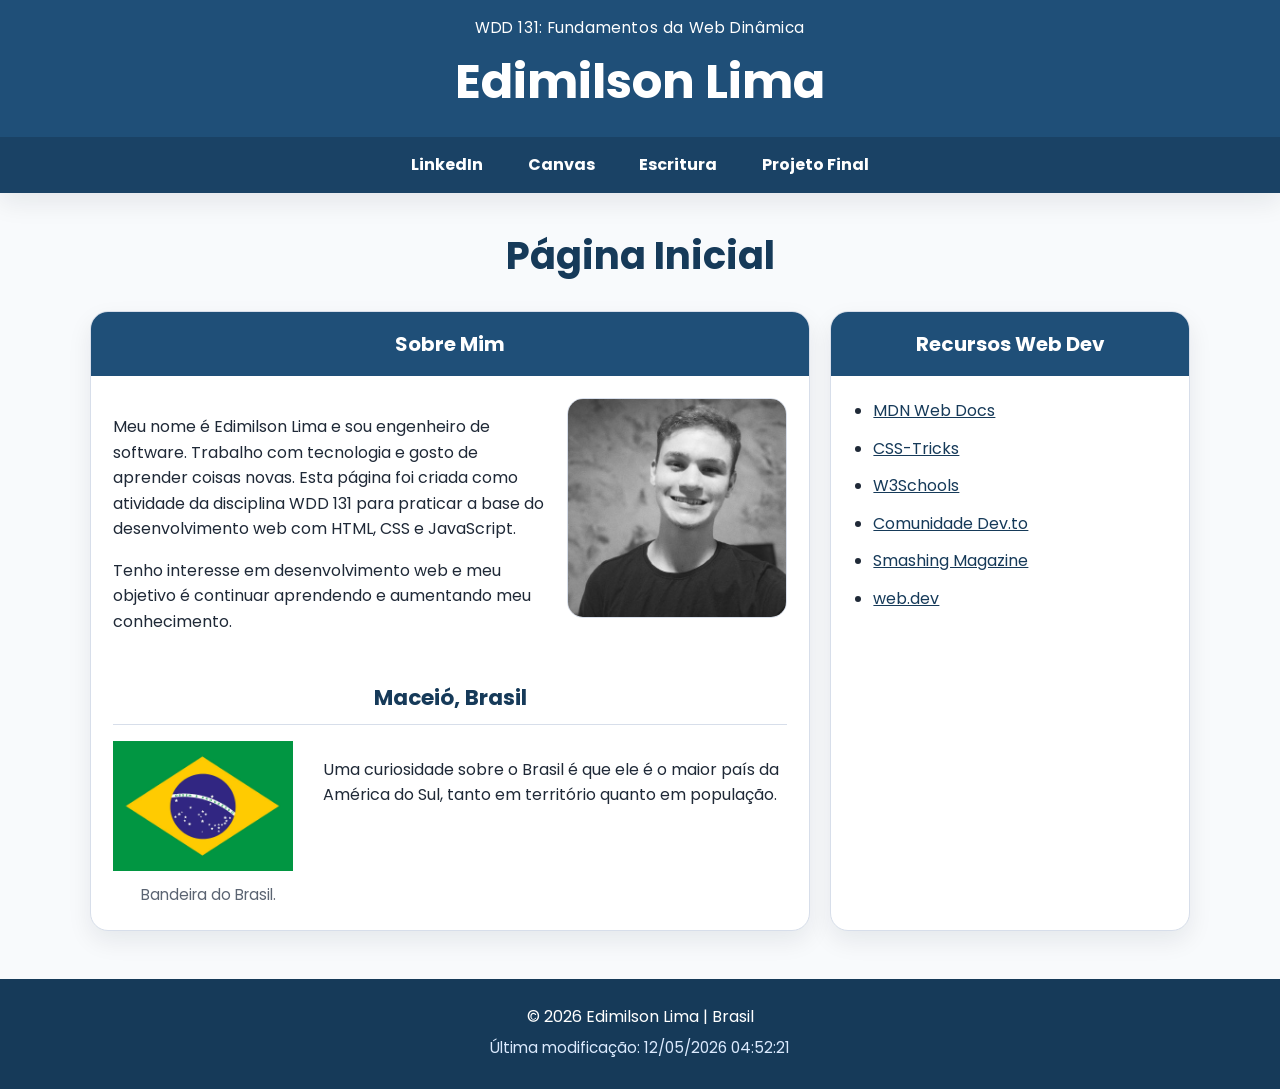
<file: index.html>
<!DOCTYPE html>
<html lang="pt-BR">
<head>
  <meta charset="UTF-8">
  <meta name="viewport" content="width=device-width, initial-scale=1.0">
  <title>WDD 131 | Fundamentos da Web Dinâmica | Edimilson Lima</title>
  <meta
    name="description"
    content="Página inicial de Edimilson Lima para WDD 131, com perfil pessoal, recursos web e prática de HTML, CSS e JavaScript."
  >
  <meta name="author" content="Edimilson Lima">
  <link rel="preconnect" href="https://fonts.googleapis.com">
  <link rel="preconnect" href="https://fonts.gstatic.com" crossorigin>
  <link href="https://fonts.googleapis.com/css2?family=Lora:wght@400;700&family=Poppins:wght@400;500;600;700&display=swap" rel="stylesheet">
  <link rel="stylesheet" href="estilos/base.css">
  <script src="scripts/obterdatas.js" defer></script>
</head>
<body>
  <header class="site-header">
    <span id="course-title" class="course-label">WDD 131: Fundamentos da Web Dinâmica</span>
    <h1>Edimilson Lima</h1>
    <nav aria-label="Navegação principal">
      <a href="https://www.linkedin.com/in/iorjunior/" target="_blank" rel="noopener noreferrer">LinkedIn</a>
      <a href="https://byupw.instructure.com/" target="_blank" rel="noopener noreferrer">Canvas</a>
      <a href="https://www.churchofjesuschrist.org/study/scriptures/nt/matt/11?lang=por&id=p28-p30#p28" target="_blank" rel="noopener noreferrer">Escritura</a>
      <a href="#" aria-label="Projeto final em breve">Projeto Final</a>
    </nav>
  </header>

  <main>
    <h2 class="page-title">Página Inicial</h2>

    <div class="card-grid">
      <section class="card">
        <div class="card-heading">
          <h3>Sobre Mim</h3>
        </div>
        <div class="card-content about-layout">
          <div>
            <p>
              Meu nome é Edimilson Lima e sou engenheiro de software. Trabalho com tecnologia
              e gosto de aprender coisas novas.
              Esta página foi criada como atividade da disciplina WDD 131 para praticar a base
              do desenvolvimento web com HTML, CSS e JavaScript.
            </p>
            <p>
              Tenho interesse em desenvolvimento web e meu objetivo é continuar aprendendo e aumentando meu conhecimento.
            </p>
          </div>
          <img class="profile-image" src="imagens/perfil.jpeg" alt="Foto de perfil de Edimilson Lima">
        </div>

        <div class="location-block">
          <h4>Maceió, Brasil</h4>
          <div class="location-layout">
            <figure>
              <img class="flag-image" src="imagens/bandeira.jpg" alt="Bandeira do Brasil">
              <figcaption>Bandeira do Brasil.</figcaption>
            </figure>
            <p>
              Uma curiosidade sobre o Brasil é que ele é o maior país da América do Sul,
              tanto em território quanto em população.
            </p>
          </div>
        </div>
      </section>

      <section class="card">
        <div class="card-heading">
          <h3>Recursos Web Dev</h3>
        </div>
        <div class="card-content">
          <ul class="resource-list">
            <li><a href="https://developer.mozilla.org/pt-BR/" target="_blank" rel="noopener noreferrer">MDN Web Docs</a></li>
            <li><a href="https://css-tricks.com/" target="_blank" rel="noopener noreferrer">CSS-Tricks</a></li>
            <li><a href="https://www.w3schools.com/" target="_blank" rel="noopener noreferrer">W3Schools</a></li>
            <li><a href="https://dev.to/" target="_blank" rel="noopener noreferrer">Comunidade Dev.to</a></li>
            <li><a href="https://www.smashingmagazine.com/" target="_blank" rel="noopener noreferrer">Smashing Magazine</a></li>
            <li><a href="https://web.dev/" target="_blank" rel="noopener noreferrer">web.dev</a></li>
          </ul>
        </div>
      </section>
    </div>
  </main>

  <footer>
    <p>&copy; <span id="current-year"></span> Edimilson Lima | Brasil</p>
    <p id="last-modified"></p>
  </footer>
</body>
</html>
</file>
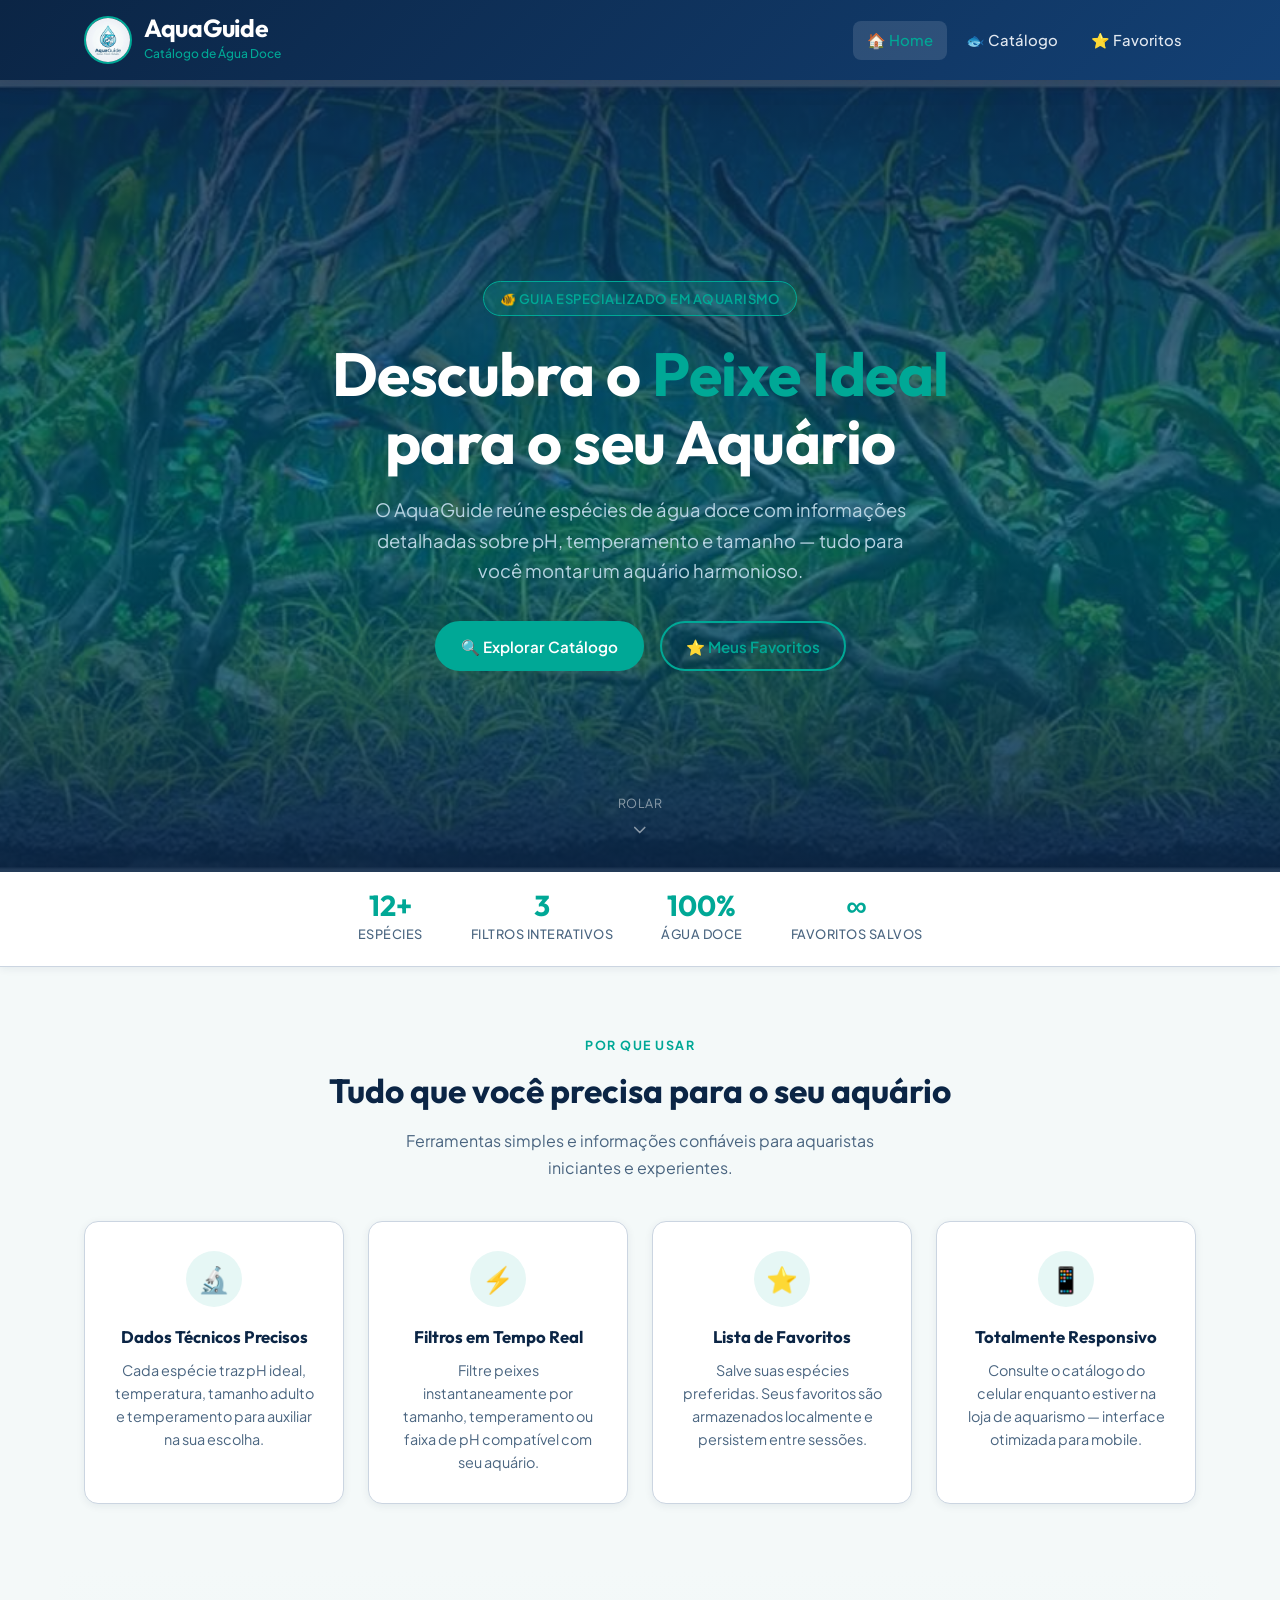
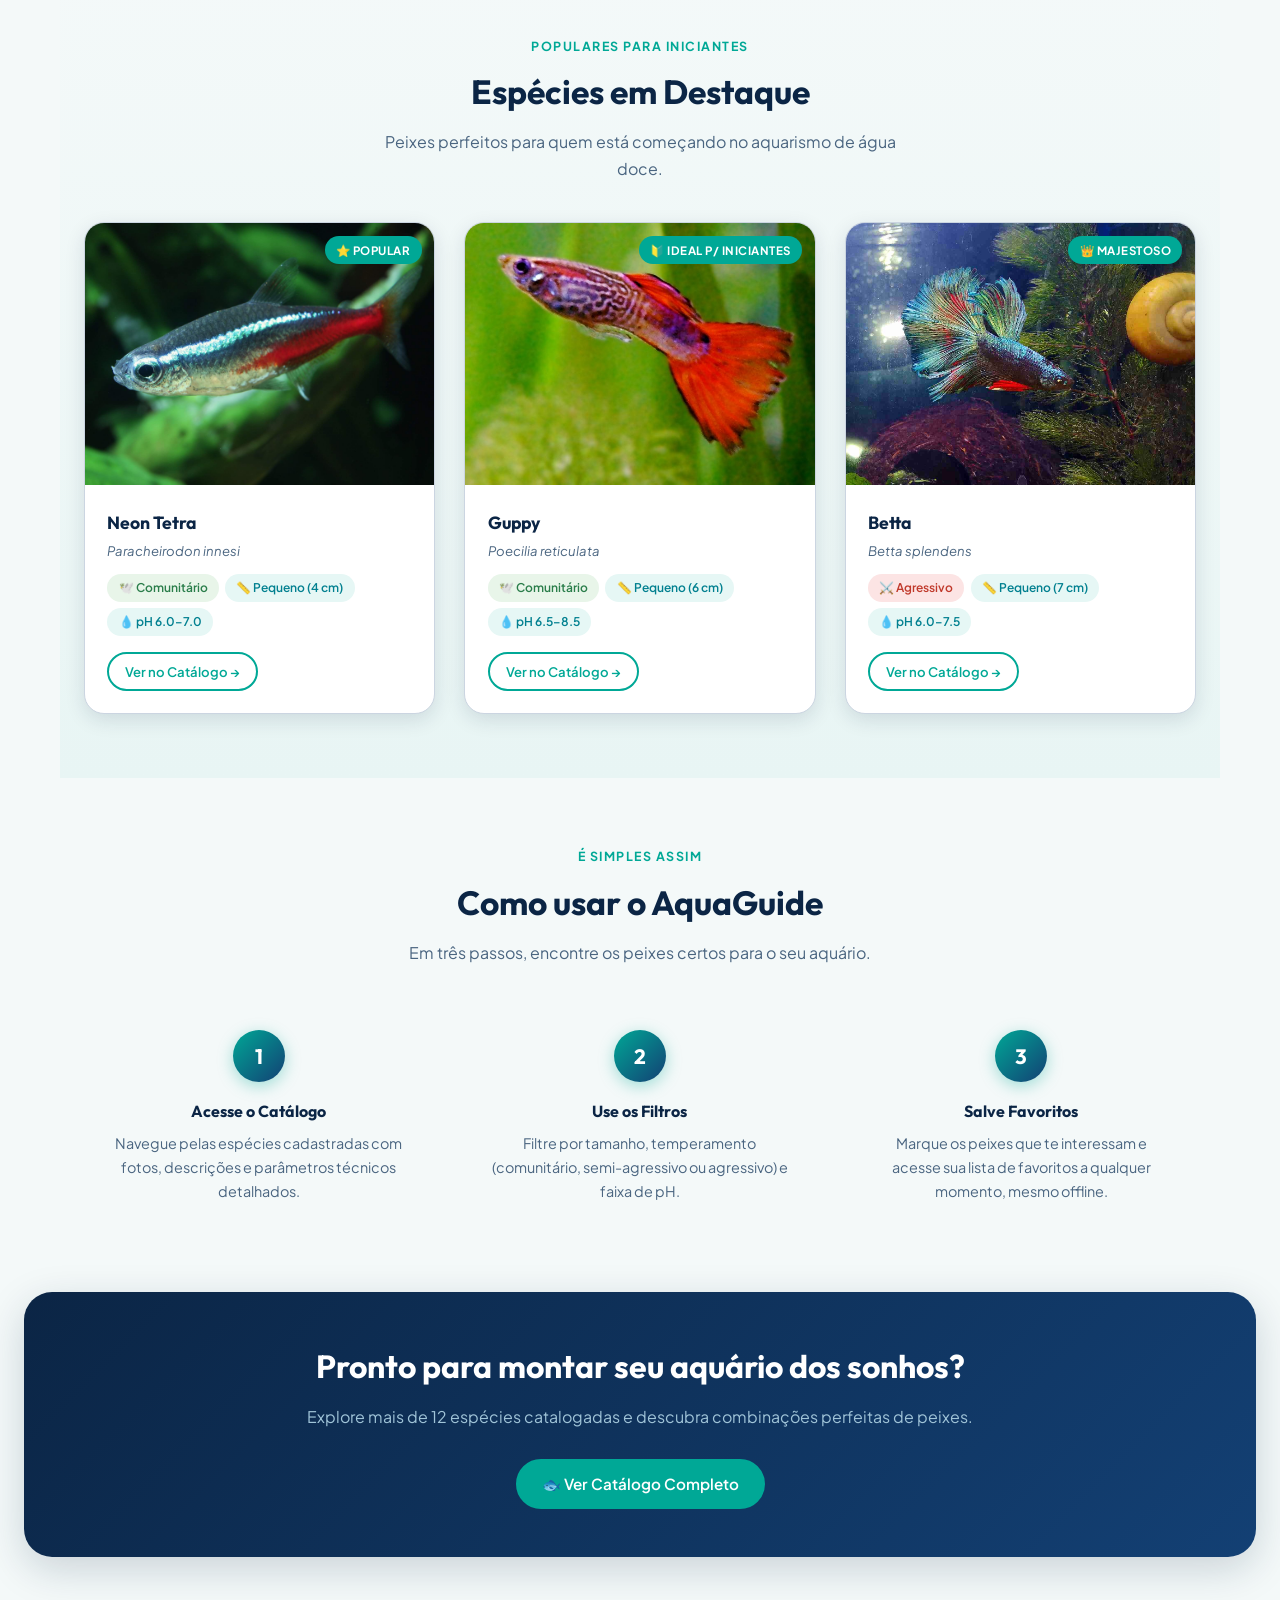
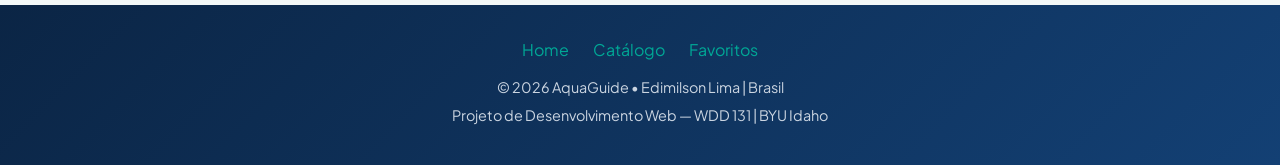
<file: projeto/index.html>
<!DOCTYPE html>
<html lang="pt-BR">
<head>
  <meta charset="UTF-8">
  <meta name="viewport" content="width=device-width, initial-scale=1.0">
  <title>AquaGuide — Catálogo Interativo de Peixes de Água Doce</title>
  <meta name="description" content="O AquaGuide é um guia visual interativo de peixes de água doce para aquaristas. Explore espécies, filtre por tamanho, temperamento e pH, e salve seus favoritos.">
  <meta name="author" content="Edimilson Lima">
  <link rel="preconnect" href="https://fonts.googleapis.com">
  <link rel="preconnect" href="https://fonts.gstatic.com" crossorigin>
  <link href="https://fonts.googleapis.com/css2?family=Outfit:wght@500;600;700&family=Plus+Jakarta+Sans:wght@400;500;600;700&display=swap" rel="stylesheet">
  <link rel="stylesheet" href="estilos/styles.css">
</head>
<body>
  <a href="#main-content" class="skip-link">Pular para o conteúdo principal</a>
  <header class="site-header">
    <div class="header-inner">
      <a href="index.html" class="brand" aria-label="AquaGuide — Página Inicial">
        <img src="imagens/aquaguide-logo.jpg" alt="Logotipo do AquaGuide" class="brand-logo" width="48" height="48">
        <div>
          <span class="brand-name">AquaGuide</span>
          <span class="brand-tagline">Catálogo de Água Doce</span>
        </div>
      </a>
      <button class="nav-toggle" aria-label="Abrir menu de navegação" aria-expanded="false" id="nav-toggle-btn">
        <span class="hamburger" aria-hidden="true">
          <span></span><span></span><span></span>
        </span>
      </button>
      <nav class="site-nav" id="site-nav" aria-label="Navegação principal">
        <ul>
          <li><a href="index.html" class="active" aria-current="page">🏠 Home</a></li>
          <li><a href="catalogo.html">🐟 Catálogo</a></li>
          <li><a href="favoritos.html">⭐ Favoritos</a></li>
        </ul>
      </nav>
    </div>
  </header>
  <section class="hero" aria-labelledby="hero-title">
    <div class="hero-bg" role="img" aria-label="Aquário de água doce com plantas tropicais e peixes coloridos"></div>
    <div class="hero-bubbles" aria-hidden="true">
      <div class="bubble"></div>
      <div class="bubble"></div>
      <div class="bubble"></div>
      <div class="bubble"></div>
      <div class="bubble"></div>
      <div class="bubble"></div>
    </div>
    <div class="hero-content">
      <div class="hero-badge" aria-label="Guia especializado">
        🐠 Guia Especializado em Aquarismo
      </div>
      <h1 id="hero-title">
        Descubra o <span>Peixe Ideal</span><br>para o seu Aquário
      </h1>
      <p>
        O AquaGuide reúne espécies de água doce com informações detalhadas sobre pH, temperamento e tamanho — tudo para você montar um aquário harmonioso.
      </p>
      <div class="hero-cta">
        <a href="catalogo.html" class="btn btn-primary" id="btn-hero-catalogo">
          🔍 Explorar Catálogo
        </a>
        <a href="favoritos.html" class="btn btn-outline" id="btn-hero-favoritos">
          ⭐ Meus Favoritos
        </a>
      </div>
    </div>
    <div class="hero-scroll" aria-hidden="true">
      <span>Rolar</span>
      <svg viewBox="0 0 24 24" fill="none" stroke="currentColor" stroke-width="2" stroke-linecap="round" stroke-linejoin="round">
        <polyline points="6 9 12 15 18 9"></polyline>
      </svg>
    </div>
  </section>
  <div class="stats-bar" aria-label="Estatísticas do catálogo">
    <div class="stats-inner">
      <div class="stat-item">
        <span class="stat-number">12+</span>
        <span class="stat-label">Espécies</span>
      </div>
      <div class="stat-item">
        <span class="stat-number">3</span>
        <span class="stat-label">Filtros Interativos</span>
      </div>
      <div class="stat-item">
        <span class="stat-number">100%</span>
        <span class="stat-label">Água Doce</span>
      </div>
      <div class="stat-item">
        <span class="stat-number">∞</span>
        <span class="stat-label">Favoritos Salvos</span>
      </div>
    </div>
  </div>
  <main id="main-content">
    <section class="section" aria-labelledby="benefits-title">
      <div class="section-header">
        <span class="section-eyebrow">Por que usar</span>
        <h2 id="benefits-title">Tudo que você precisa para o seu aquário</h2>
        <p>Ferramentas simples e informações confiáveis para aquaristas iniciantes e experientes.</p>
      </div>
      <div class="benefits-grid">
        <article class="benefit-card">
          <div class="benefit-icon" aria-hidden="true">🔬</div>
          <h3>Dados Técnicos Precisos</h3>
          <p>Cada espécie traz pH ideal, temperatura, tamanho adulto e temperamento para auxiliar na sua escolha.</p>
        </article>
        <article class="benefit-card">
          <div class="benefit-icon" aria-hidden="true">⚡</div>
          <h3>Filtros em Tempo Real</h3>
          <p>Filtre peixes instantaneamente por tamanho, temperamento ou faixa de pH compatível com seu aquário.</p>
        </article>
        <article class="benefit-card">
          <div class="benefit-icon" aria-hidden="true">⭐</div>
          <h3>Lista de Favoritos</h3>
          <p>Salve suas espécies preferidas. Seus favoritos são armazenados localmente e persistem entre sessões.</p>
        </article>
        <article class="benefit-card">
          <div class="benefit-icon" aria-hidden="true">📱</div>
          <h3>Totalmente Responsivo</h3>
          <p>Consulte o catálogo do celular enquanto estiver na loja de aquarismo — interface otimizada para mobile.</p>
        </article>
      </div>
    </section>
    <section class="section featured-section" aria-labelledby="featured-title">
      <div class="section-header">
        <span class="section-eyebrow">Populares para iniciantes</span>
        <h2 id="featured-title">Espécies em Destaque</h2>
        <p>Peixes perfeitos para quem está começando no aquarismo de água doce.</p>
      </div>
      <div class="fish-highlights">
        <article class="fish-highlight-card">
          <div class="fish-img-wrapper">
            <img
              src="imagens/peixes/neon-tetra.jpg"
              alt="Neon Tetra (Paracheirodon innesi) — peixe com listras azul neon e vermelha"
              loading="lazy"
              width="400" height="300"
            >
            <span class="fish-badge">⭐ Popular</span>
          </div>
          <div class="fish-highlight-body">
            <h3>Neon Tetra</h3>
            <p class="fish-scientific">Paracheirodon innesi</p>
            <div class="fish-meta-tags">
              <span class="tag temperamento-comunitario">🕊️ Comunitário</span>
              <span class="tag">📏 Pequeno (4 cm)</span>
              <span class="tag">💧 pH 6.0–7.0</span>
            </div>
            <a href="catalogo.html" class="btn btn-outline btn-sm">Ver no Catálogo →</a>
          </div>
        </article>
        <article class="fish-highlight-card">
          <div class="fish-img-wrapper">
            <img
              src="imagens/peixes/guppy.jpg"
              alt="Guppy macho (Poecilia reticulata) com cauda colorida e vibrante"
              loading="lazy"
              width="400" height="300"
            >
            <span class="fish-badge">🔰 Ideal p/ Iniciantes</span>
          </div>
          <div class="fish-highlight-body">
            <h3>Guppy</h3>
            <p class="fish-scientific">Poecilia reticulata</p>
            <div class="fish-meta-tags">
              <span class="tag temperamento-comunitario">🕊️ Comunitário</span>
              <span class="tag">📏 Pequeno (6 cm)</span>
              <span class="tag">💧 pH 6.5–8.5</span>
            </div>
            <a href="catalogo.html" class="btn btn-outline btn-sm">Ver no Catálogo →</a>
          </div>
        </article>
        <article class="fish-highlight-card">
          <div class="fish-img-wrapper">
            <img
              src="imagens/peixes/betta.jpg"
              alt="Betta splendens macho com nadadeiras longas em azul e vermelho"
              loading="lazy"
              width="400" height="300"
            >
            <span class="fish-badge">👑 Majestoso</span>
          </div>
          <div class="fish-highlight-body">
            <h3>Betta</h3>
            <p class="fish-scientific">Betta splendens</p>
            <div class="fish-meta-tags">
              <span class="tag temperamento-agressivo">⚔️ Agressivo</span>
              <span class="tag">📏 Pequeno (7 cm)</span>
              <span class="tag">💧 pH 6.0–7.5</span>
            </div>
            <a href="catalogo.html" class="btn btn-outline btn-sm">Ver no Catálogo →</a>
          </div>
        </article>
      </div>
    </section>
    <section class="section" aria-labelledby="steps-title">
      <div class="section-header">
        <span class="section-eyebrow">É simples assim</span>
        <h2 id="steps-title">Como usar o AquaGuide</h2>
        <p>Em três passos, encontre os peixes certos para o seu aquário.</p>
      </div>

      <div class="steps-grid">
        <div class="step-card">
          <div class="step-number" aria-hidden="true">1</div>
          <h3>Acesse o Catálogo</h3>
          <p>Navegue pelas espécies cadastradas com fotos, descrições e parâmetros técnicos detalhados.</p>
        </div>
        <div class="step-card">
          <div class="step-number" aria-hidden="true">2</div>
          <h3>Use os Filtros</h3>
          <p>Filtre por tamanho, temperamento (comunitário, semi-agressivo ou agressivo) e faixa de pH.</p>
        </div>
        <div class="step-card">
          <div class="step-number" aria-hidden="true">3</div>
          <h3>Salve Favoritos</h3>
          <p>Marque os peixes que te interessam e acesse sua lista de favoritos a qualquer momento, mesmo offline.</p>
        </div>
      </div>
    </section>
    <div class="cta-banner" role="complementary" aria-labelledby="cta-title">
      <h2 id="cta-title">Pronto para montar seu aquário dos sonhos?</h2>
      <p>Explore mais de 12 espécies catalogadas e descubra combinações perfeitas de peixes.</p>
      <a href="catalogo.html" class="btn btn-primary" id="btn-cta-catalogo">🐟 Ver Catálogo Completo</a>
    </div>

  </main>
  <footer class="site-footer">
    <nav class="footer-links" aria-label="Links do rodapé">
      <a href="index.html">Home</a>
      <a href="catalogo.html">Catálogo</a>
      <a href="favoritos.html">Favoritos</a>
    </nav>
    <p>© <span id="footer-year"></span> AquaGuide • Edimilson Lima | Brasil</p>
    <p>Projeto de Desenvolvimento Web — WDD 131 | BYU Idaho</p>
  </footer>

  <script>
    const navBtn = document.getElementById('nav-toggle-btn');
    const siteNav = document.getElementById('site-nav');
    navBtn.addEventListener('click', () => {
      const isOpen = siteNav.classList.toggle('open');
      navBtn.setAttribute('aria-expanded', isOpen);
    });

    document.getElementById('footer-year').textContent = new Date().getFullYear();
  </script>
</body>
</html>
</file>
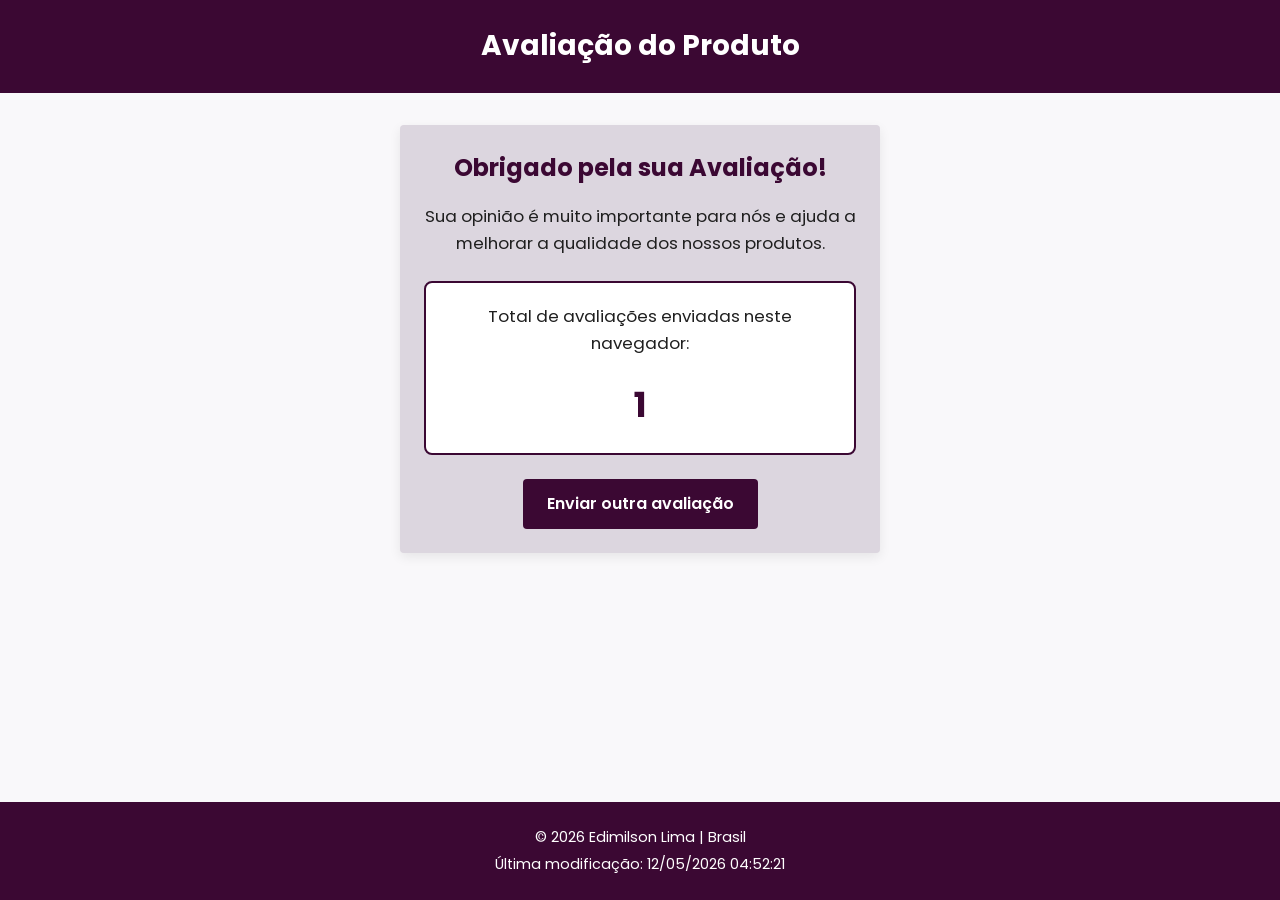
<file: avaliacao.html>
<!DOCTYPE html>
<html lang="pt-BR">
<head>
  <meta charset="UTF-8">
  <meta name="viewport" content="width=device-width, initial-scale=1.0">
  <title>Confirmação de Avaliação | WDD 131</title>
  <meta name="description" content="Página de confirmação de envio do formulário de avaliação de produto.">
  <meta name="author" content="Edimilson Lima">
  <link rel="preconnect" href="https://fonts.googleapis.com">
  <link rel="preconnect" href="https://fonts.gstatic.com" crossorigin>
  <link href="https://fonts.googleapis.com/css2?family=Poppins:wght@400;500;600;700&display=swap" rel="stylesheet">
  <link rel="stylesheet" href="estilos/formulario.css">
  <script src="scripts/review.js" defer></script>
  <script src="scripts/obterdatas.js" defer></script>
</head>
<body>
  <header>
    <h1>Avaliação do Produto</h1>
  </header>
  <main>
    <section class="form-card confirmation-card">
      <h2>Obrigado pela sua Avaliação!</h2>
      <p>Sua opinião é muito importante para nós e ajuda a melhorar a qualidade dos nossos produtos.</p>
      <div class="counter-box">
        <p>Total de avaliações enviadas neste navegador:</p>
        <span id="review-count">1</span>
      </div>
      <a href="formulario.html" class="btn-link">Enviar outra avaliação</a>
    </section>
  </main>
  <footer>
    <p>&copy; <span id="current-year"></span> Edimilson Lima | Brasil</p>
    <p id="last-modified"></p>
  </footer>
</body>
</html>
</file>
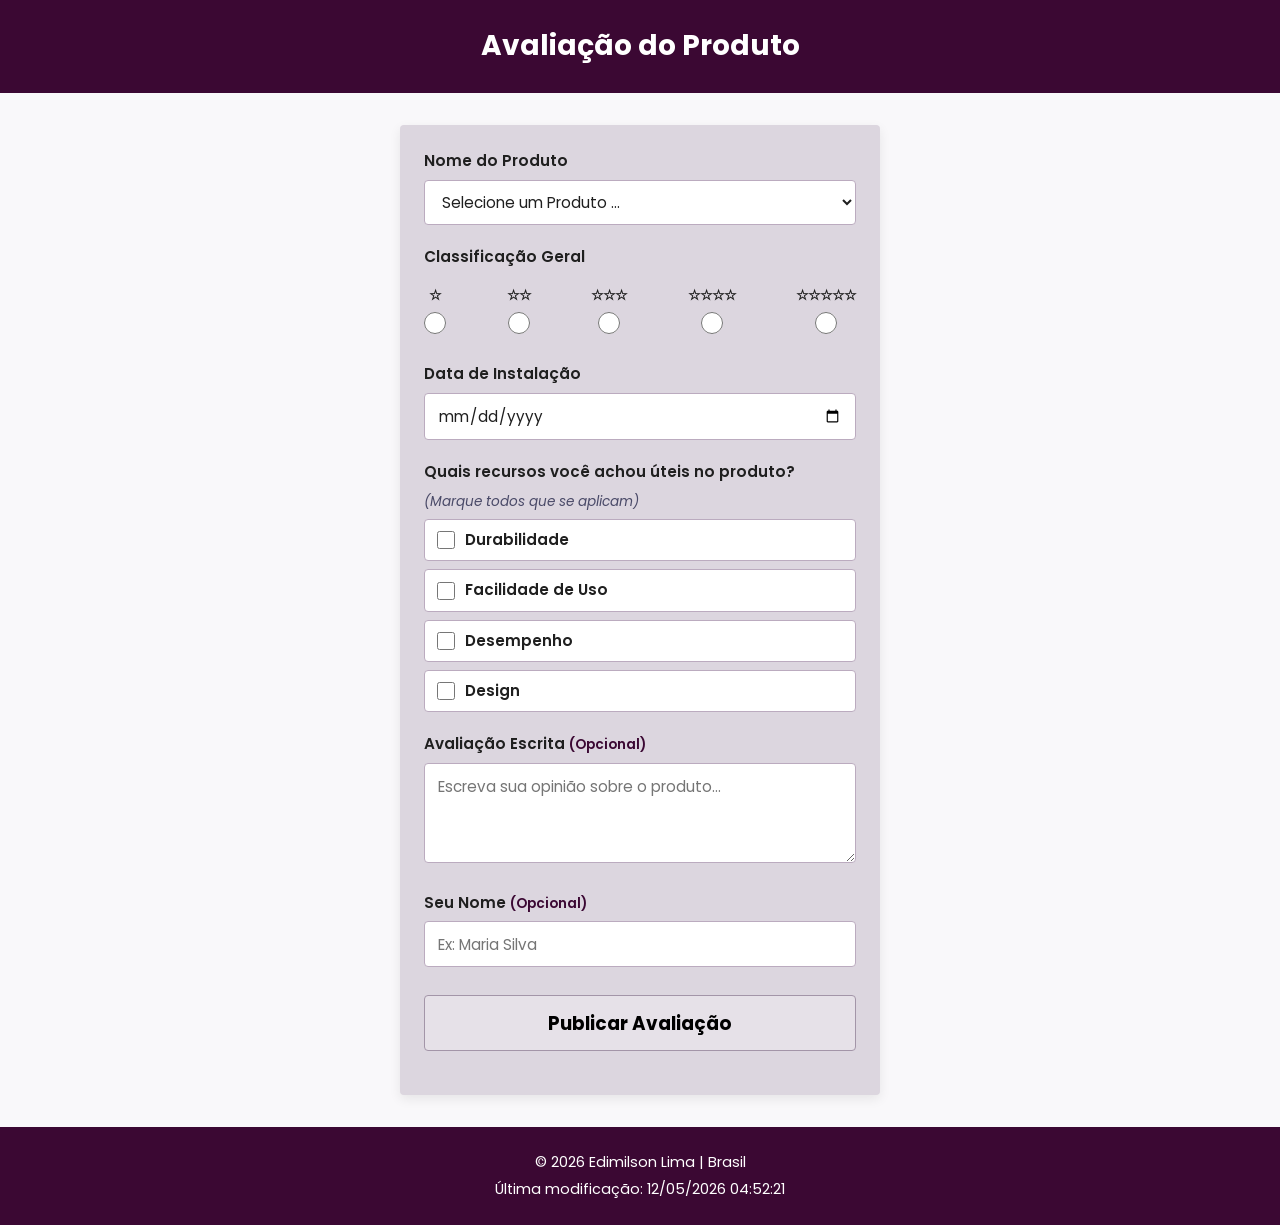
<file: formulario.html>
<!DOCTYPE html>
<html lang="pt-BR">
<head>
  <meta charset="UTF-8">
  <meta name="viewport" content="width=device-width, initial-scale=1.0">
  <title>Avaliação do Produto | WDD 131</title>
  <meta name="description" content="Formulário de avaliação de produto.">
  <meta name="author" content="Edimilson Lima">
  <link rel="preconnect" href="https://fonts.googleapis.com">
  <link rel="preconnect" href="https://fonts.gstatic.com" crossorigin>
  <link href="https://fonts.googleapis.com/css2?family=Poppins:wght@400;500;600;700&display=swap" rel="stylesheet">
  <link rel="stylesheet" href="estilos/formulario.css">
  <script src="scripts/form.js" defer></script>
  <script src="scripts/obterdatas.js" defer></script>
</head>
<body>
  <header>
    <h1>Avaliação do Produto</h1>
  </header>
  <main>
    <section class="form-card">
      <form method="get" action="avaliacao.html">
        <div class="form-group">
          <label for="productName">Nome do Produto</label>
          <select id="productName" name="productName" required>
            <option value="" disabled selected>Selecione um Produto ...</option>
          </select>
        </div>
        <fieldset class="rating-fieldset">
          <legend>Classificação Geral</legend>
          <div class="rating-options">
            <div class="rating-item">
              <label for="rating1" class="stars">☆</label>
              <input type="radio" id="rating1" name="rating" value="1" required>
            </div>
            <div class="rating-item">
              <label for="rating2" class="stars">☆☆</label>
              <input type="radio" id="rating2" name="rating" value="2" required>
            </div>
            <div class="rating-item">
              <label for="rating3" class="stars">☆☆☆</label>
              <input type="radio" id="rating3" name="rating" value="3" required>
            </div>
            <div class="rating-item">
              <label for="rating4" class="stars">☆☆☆☆</label>
              <input type="radio" id="rating4" name="rating" value="4" required>
            </div>
            <div class="rating-item">
              <label for="rating5" class="stars">☆☆☆☆☆</label>
              <input type="radio" id="rating5" name="rating" value="5" required>
            </div>
          </div>
        </fieldset>
        <div class="form-group">
          <label for="installationDate">Data de Instalação</label>
          <input type="date" id="installationDate" name="installationDate" required>
        </div>
        <fieldset class="checkbox-fieldset">
          <legend>Quais recursos você achou úteis no produto?</legend>
          <span class="field-hint">(Marque todos que se aplicam)</span>
          <div class="checkbox-group">
            <div class="checkbox-item">
              <input type="checkbox" id="durability" name="features" value="durability">
              <label for="durability">Durabilidade</label>
            </div>
            <div class="checkbox-item">
              <input type="checkbox" id="easeOfUse" name="features" value="easeOfUse">
              <label for="easeOfUse">Facilidade de Uso</label>
            </div>
            <div class="checkbox-item">
              <input type="checkbox" id="performance" name="features" value="performance">
              <label for="performance">Desempenho</label>
            </div>
            <div class="checkbox-item">
              <input type="checkbox" id="design" name="features" value="design">
              <label for="design">Design</label>
            </div>
          </div>
        </fieldset>
        <div class="form-group">
          <label for="writtenReview">Avaliação Escrita <span class="optional-text">(Opcional)</span></label>
          <textarea id="writtenReview" name="writtenReview" placeholder="Escreva sua opinião sobre o produto..."></textarea>
        </div>
        <div class="form-group">
          <label for="userName">Seu Nome <span class="optional-text">(Opcional)</span></label>
          <input type="text" id="userName" name="userName" placeholder="Ex: Maria Silva">
        </div>
        <div class="form-group">
          <input type="submit" id="submitBtn" value="Publicar Avaliação">
        </div>
      </form>
    </section>
  </main>
  <footer>
    <p>&copy; <span id="current-year"></span> Edimilson Lima | Brasil</p>
    <p id="last-modified"></p>
  </footer>
</body>
</html>
</file>
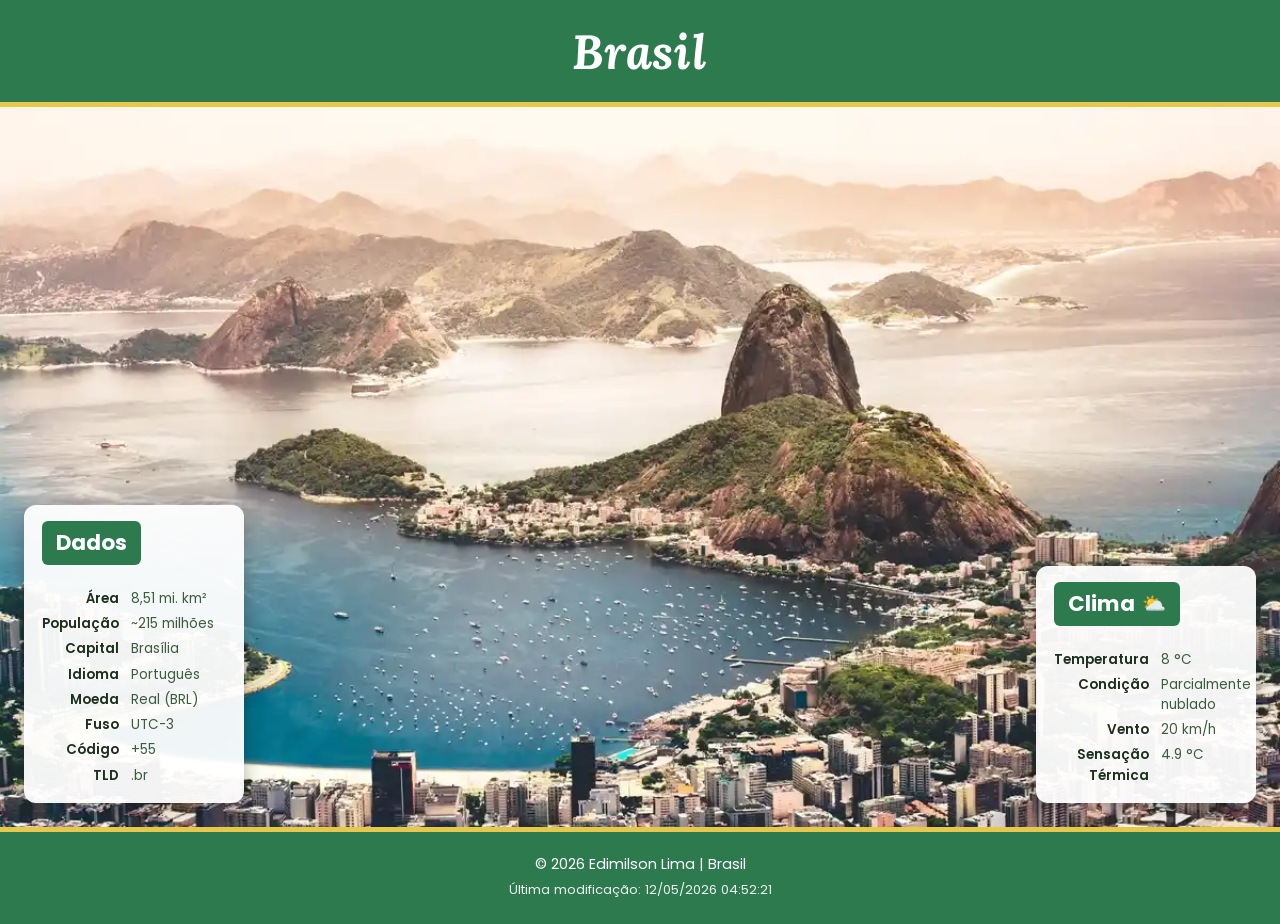
<file: local.html>
<!DOCTYPE html>
<html lang="pt-BR">
<head>
  <meta charset="UTF-8">
  <meta name="viewport" content="width=device-width, initial-scale=1.0">
  <title>Brasil | WDD 131 - Edimilson Lima</title>
  <meta
    name="description"
    content="Página sobre o Brasil. Dados gerais, clima e informações turísticas."
  >
  <meta name="author" content="Edimilson Lima">
  <link rel="preconnect" href="https://fonts.googleapis.com">
  <link rel="preconnect" href="https://fonts.gstatic.com" crossorigin>
  <link href="https://fonts.googleapis.com/css2?family=Lora:ital,wght@0,400;0,700;1,400&family=Poppins:wght@400;600;700&display=swap" rel="stylesheet">
  <link rel="stylesheet" href="estilos/local.css">
  <script src="scripts/local.js" defer></script>
</head>
<body>
  <header class="local-header">
    <h1>Brasil</h1>
  </header>
  <main>
    <div class="hero-section">
      <picture>
        <source
          media="(min-width: 768px)"
          srcset="imagens/brasil-large.webp"
          sizes="100vw"
        >
        <img
          class="hero-img"
          src="imagens/brasil-small.webp"
          srcset="imagens/brasil-small.webp 480w, imagens/brasil-large.webp 1200w"
          sizes="(min-width: 768px) 100vw, 100vw"
          alt="Paisagem do Brasil com natureza exuberante — floresta e céu azul"
          width="480"
          height="320"
        >
      </picture>
      <section class="panel panel-data" aria-labelledby="dados-titulo">
        <h2 id="dados-titulo">Dados</h2>
        <dl class="info-list">
          <dt>Área</dt><dd>8,51 mi. km²</dd>
          <dt>População</dt><dd>~215 milhões</dd>
          <dt>Capital</dt><dd>Brasília</dd>
          <dt>Idioma</dt><dd>Português</dd>
          <dt>Moeda</dt><dd>Real (BRL)</dd>
          <dt>Fuso</dt><dd>UTC-3</dd>
          <dt>Código</dt><dd>+55</dd>
          <dt>TLD</dt><dd>.br</dd>
        </dl>
      </section>
      <section class="panel panel-weather" aria-labelledby="clima-titulo">
        <h2 id="clima-titulo" class="weather-title">Clima</h2>
        <img
          class="weather-icon-mobile"
          src="imagens/clima-icon.svg"
          alt="Ícone de clima parcialmente nublado"
          width="72"
          height="72"
          aria-hidden="true"
        >
        <dl class="info-list">
          <dt>Temperatura</dt><dd id="temperatura">8 °C</dd>
          <dt>Condição</dt><dd>Parcialmente nublado</dd>
          <dt>Vento</dt><dd id="vento">20 km/h</dd>
          <dt>Sensação Térmica</dt><dd id="sensacao-termica">--</dd>
        </dl>
      </section>
    </div>
  </main>
  <footer class="local-footer">
    <p>&copy; <span id="current-year"></span> Edimilson Lima | Brasil</p>
    <p id="last-modified"></p>
  </footer>
</body>
</html>
</file>
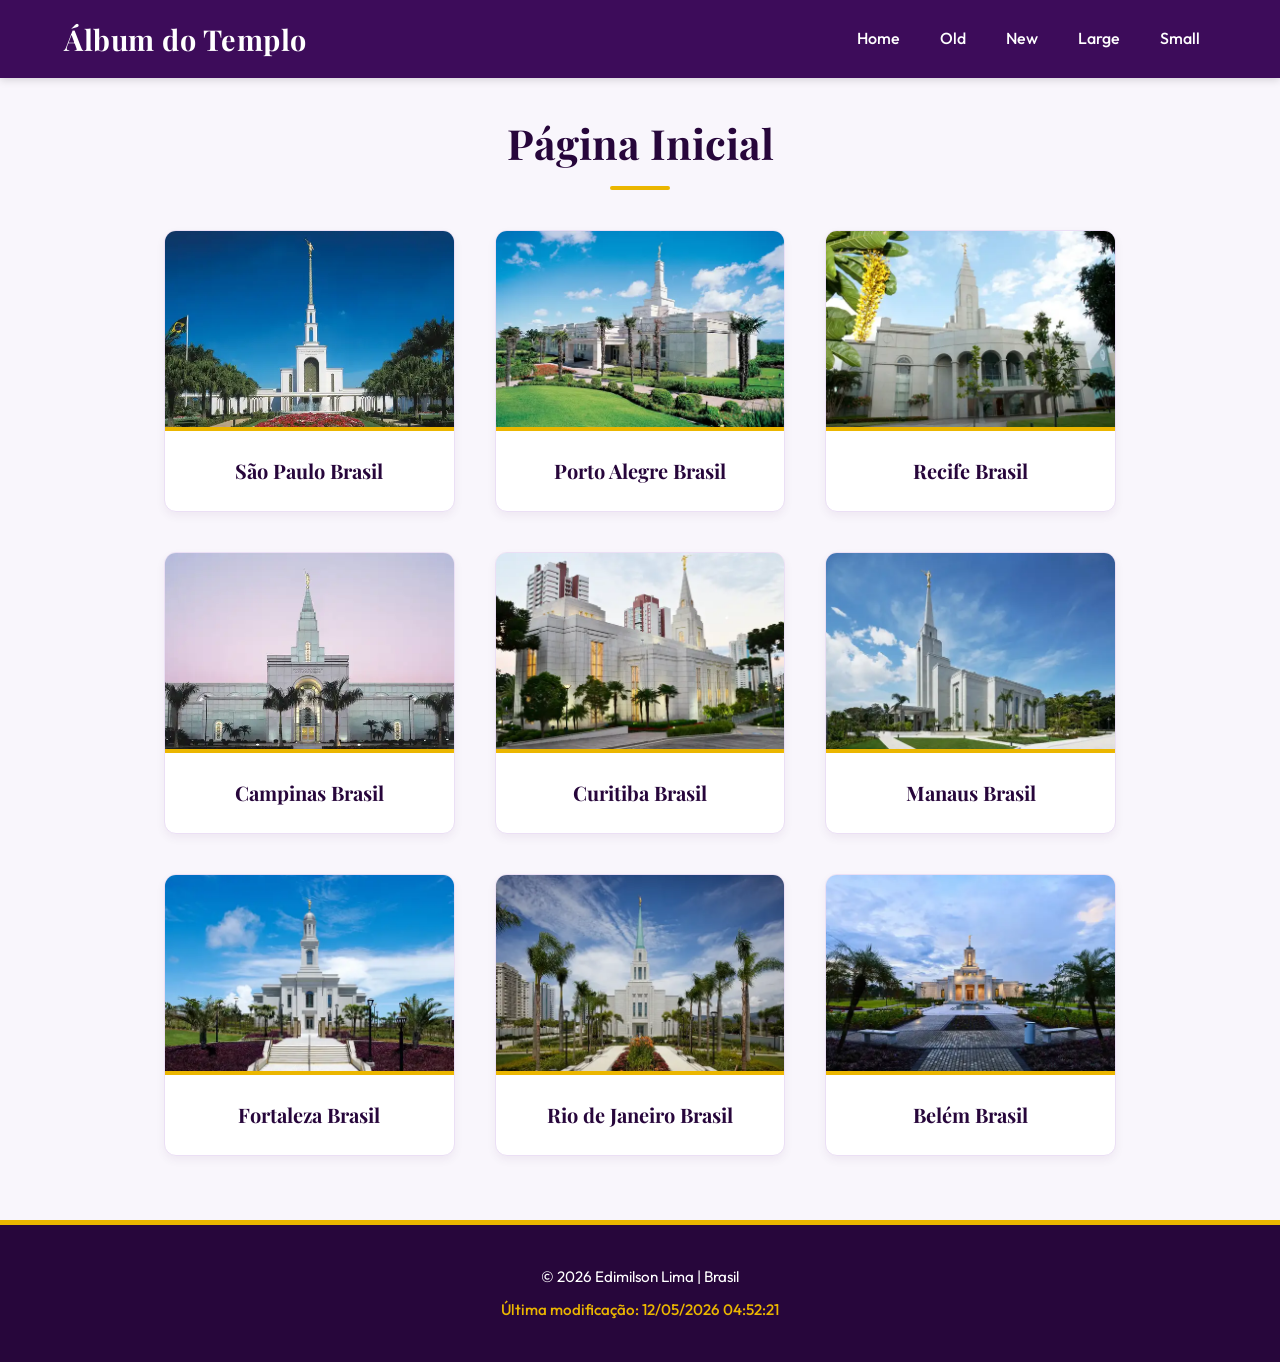
<file: templos.html>
<!DOCTYPE html>
<html lang="pt-BR">
<head>
  <meta charset="UTF-8">
  <meta name="viewport" content="width=device-width, initial-scale=1.0">
  <title>Álbum de Imagens dos Templos | WDD 131 | Edimilson Lima</title>
  <meta name="description" content="Álbum de fotos responsivo dos templos da Igreja de Jesus Cristo dos Santos dos Últimos Dias, desenvolvido por Edimilson Lima para a disciplina WDD 131.">
  <meta name="author" content="Edimilson Lima">
  
  <link rel="preconnect" href="https://fonts.googleapis.com">
  <link rel="preconnect" href="https://fonts.gstatic.com" crossorigin>
  <link href="https://fonts.googleapis.com/css2?family=Outfit:wght@300;400;500;600;700&family=Playfair+Display:ital,wght@0,400;0,600;0,700;1,400&display=swap" rel="stylesheet">

  <link rel="stylesheet" href="estilos/templos.css">
  <link rel="stylesheet" href="estilos/templos-grande.css">
  
  <script src="scripts/templos.js" defer></script>
</head>
<body>  
  <header>
    <div class="header-container">
      <div class="header-logo">Álbum do Templo</div>
      <button id="menu-toggle" aria-label="Abrir menu">&#9776;</button>
      <nav id="primary-nav" aria-label="Navegação Principal">
        <a href="#">Home</a>
        <a href="#">Old</a>
        <a href="#">New</a>
        <a href="#">Large</a>
        <a href="#">Small</a>
      </nav>
    </div>
  </header>
  <main>
    <h1>Página Inicial</h1>
    <div class="temple-grid">
      <figure>
        <div class="image-container">
          <img src="imagens/sao-paulo.webp" alt="Templo de São Paulo Brasil, o primeiro templo na América do Sul, com arquitetura clássica e jardins floridos" loading="lazy">
        </div>
        <figcaption>São Paulo Brasil</figcaption>
      </figure>

      <figure>
        <div class="image-container">
          <img src="imagens/porto-alegre.webp" alt="Templo de Porto Alegre Brasil, localizado em uma colina com vista para a cidade e cercado por gramados verdes" loading="lazy">
        </div>
        <figcaption>Porto Alegre Brasil</figcaption>
      </figure>

      <figure>
        <div class="image-container">
          <img src="imagens/recife.webp" alt="Templo de Recife Brasil, com seu design clássico e palmeiras tropicais ao redor sob céu claro" loading="lazy">
        </div>
        <figcaption>Recife Brasil</figcaption>
      </figure>

      <figure>
        <div class="image-container">
          <img src="imagens/campinas.webp" alt="Templo de Campinas Brasil, situado no topo de uma colina com belos jardins e espelho d'água" loading="lazy">
        </div>
        <figcaption>Campinas Brasil</figcaption>
      </figure>

      <figure>
        <div class="image-container">
          <img src="imagens/curitiba.webp" alt="Templo de Curitiba Brasil, com arquitetura contemporânea e belos pinheiros do Paraná ao fundo" loading="lazy">
        </div>
        <figcaption>Curitiba Brasil</figcaption>
      </figure>

      <figure>
        <div class="image-container">
          <img src="imagens/manaus.webp" alt="Templo de Manaus Brasil, localizado na região amazônica, cercado por jardins tropicais e árvores nativas" loading="lazy">
        </div>
        <figcaption>Manaus Brasil</figcaption>
      </figure>

      <figure>
        <div class="image-container">
          <img src="imagens/fortaleza.webp" alt="Templo de Fortaleza Brasil, com arquitetura neoclássica e belas palmeiras cearenses decorando o local" loading="lazy">
        </div>
        <figcaption>Fortaleza Brasil</figcaption>
      </figure>

      <figure>
        <div class="image-container">
          <img src="imagens/rio.webp" alt="Templo do Rio de Janeiro Brasil, apresentando spires elegantes e paisagismo exuberante com montanhas cariocas" loading="lazy">
        </div>
        <figcaption>Rio de Janeiro Brasil</figcaption>
      </figure>

      <figure>
        <div class="image-container">
          <img src="imagens/belem.webp" alt="Templo de Belém Brasil, localizado na entrada da Amazônia, com linhas modernas e jardins floridos" loading="lazy">
        </div>
        <figcaption>Belém Brasil</figcaption>
      </figure>
    </div>
  </main>
  <footer>
    <p>&copy; <span id="current-year"></span> Edimilson Lima | Brasil</p>
    <p id="last-modified"></p>
  </footer>
</body>
</html>
</file>
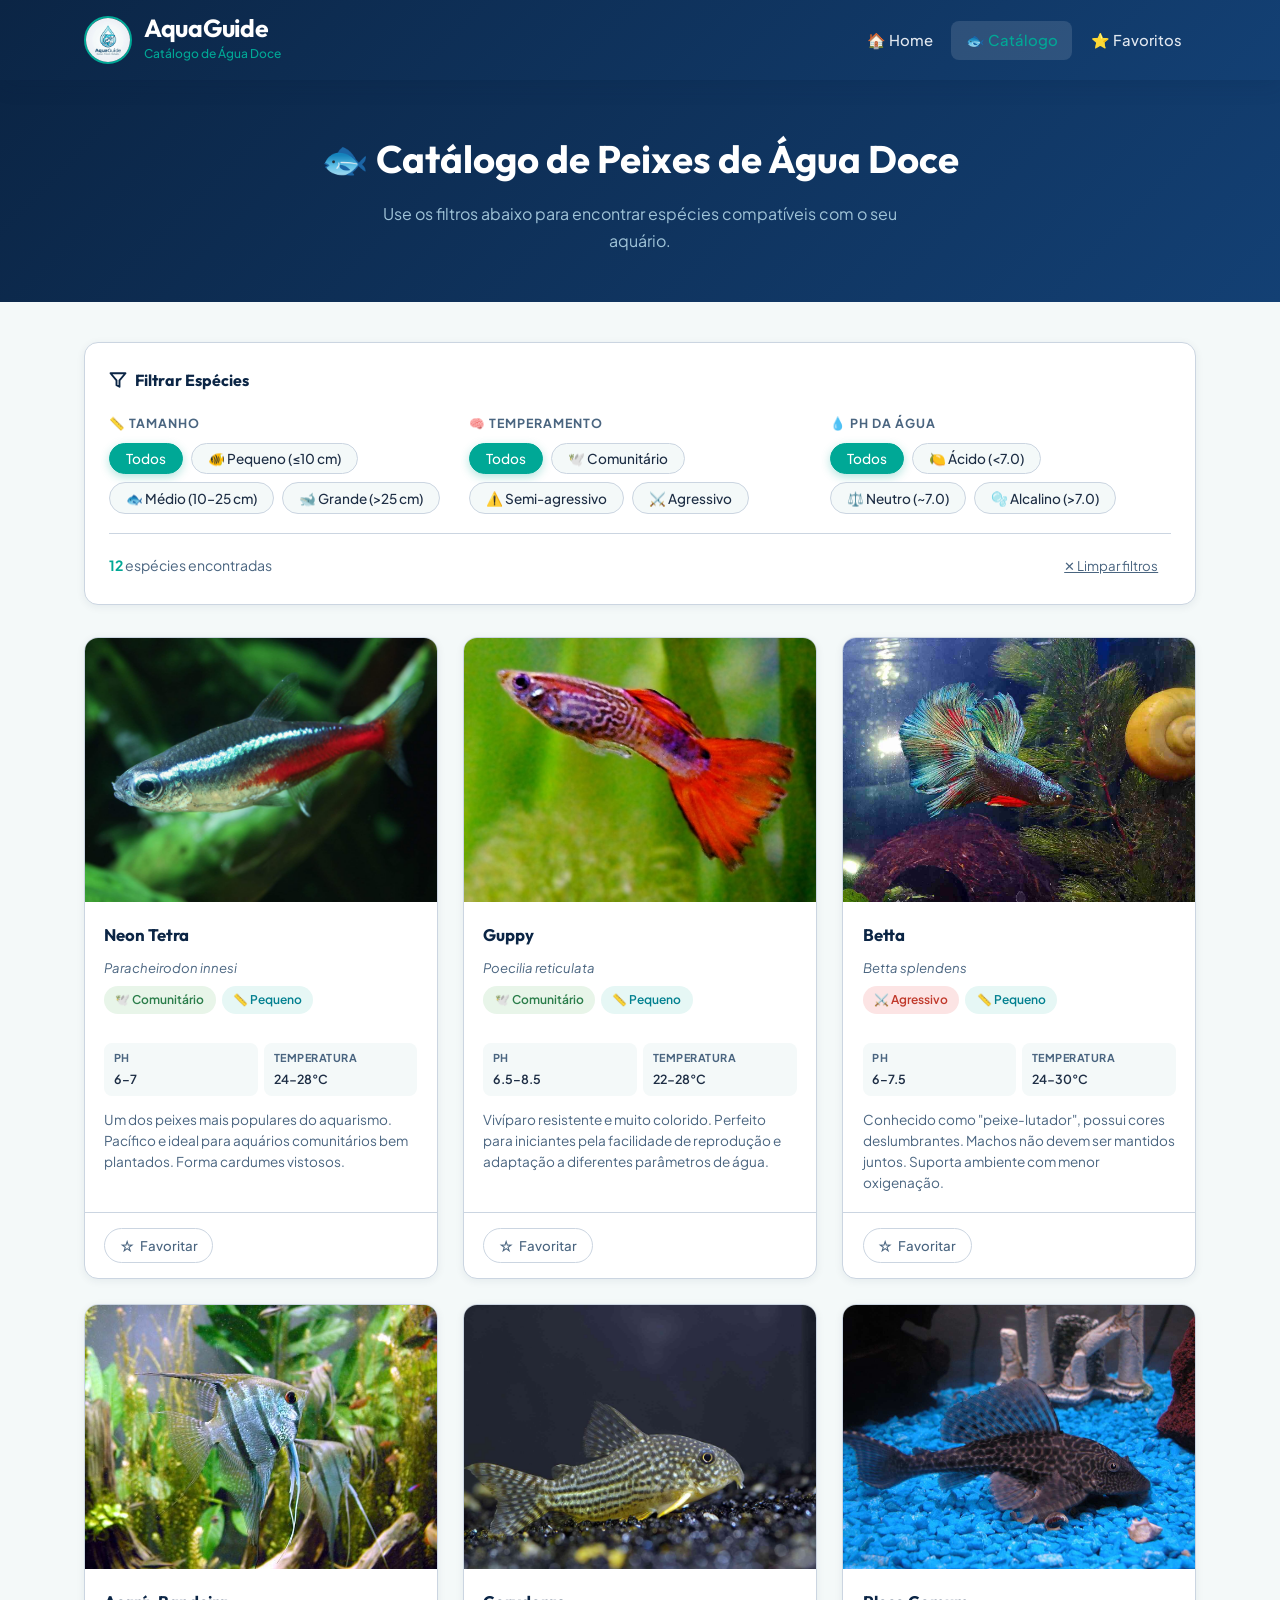
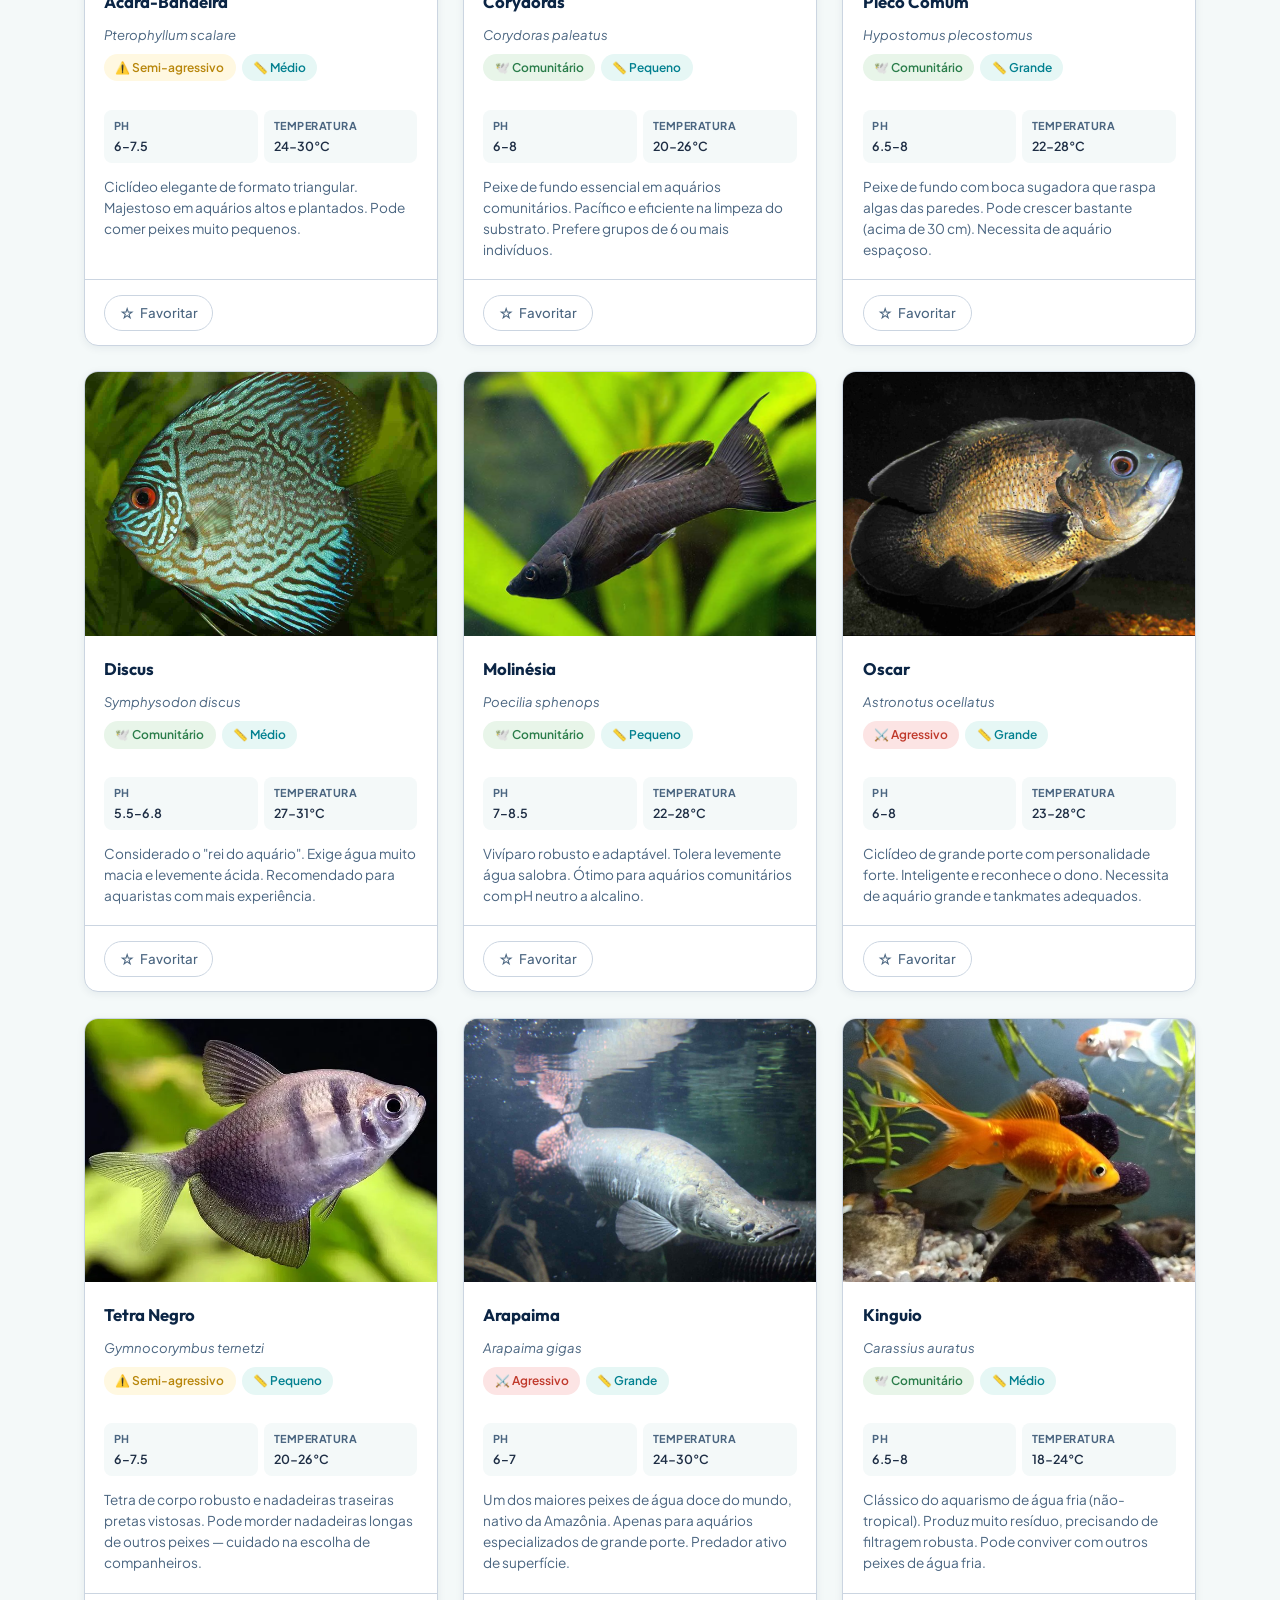
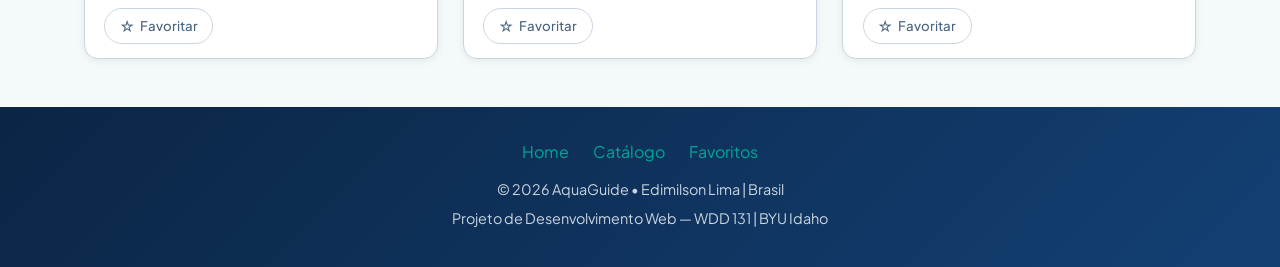
<file: projeto/catalogo.html>
<!DOCTYPE html>
<html lang="pt-BR">
<head>
  <meta charset="UTF-8">
  <meta name="viewport" content="width=device-width, initial-scale=1.0">
  <title>Catálogo de Peixes — AquaGuide</title>
  <meta name="description" content="Explore o catálogo interativo de peixes de água doce do AquaGuide. Filtre por tamanho, temperamento e pH para encontrar as espécies ideais para o seu aquário.">
  <meta name="author" content="Edimilson Lima">
  <link rel="preconnect" href="https://fonts.googleapis.com">
  <link rel="preconnect" href="https://fonts.gstatic.com" crossorigin>
  <link href="https://fonts.googleapis.com/css2?family=Outfit:wght@500;600;700&family=Plus+Jakarta+Sans:wght@400;500;600;700&display=swap" rel="stylesheet">
  <link rel="stylesheet" href="estilos/styles.css">
</head>
<body>
  <a href="#main-content" class="skip-link">Pular para o conteúdo principal</a>
  <header class="site-header">
    <div class="header-inner">
      <a href="index.html" class="brand" aria-label="AquaGuide — Página Inicial">
        <img src="imagens/aquaguide-logo.jpg" alt="Logotipo do AquaGuide" class="brand-logo" width="48" height="48">
        <div>
          <span class="brand-name">AquaGuide</span>
          <span class="brand-tagline">Catálogo de Água Doce</span>
        </div>
      </a>
      <button class="nav-toggle" aria-label="Abrir menu de navegação" aria-expanded="false" id="nav-toggle-btn">
        <span class="hamburger" aria-hidden="true">
          <span></span><span></span><span></span>
        </span>
      </button>
      <nav class="site-nav" id="site-nav" aria-label="Navegação principal">
        <ul>
          <li><a href="index.html">🏠 Home</a></li>
          <li><a href="catalogo.html" class="active" aria-current="page">🐟 Catálogo</a></li>
          <li><a href="favoritos.html">⭐ Favoritos</a></li>
        </ul>
      </nav>
    </div>
  </header>
  <div class="page-hero" role="banner">
    <h1>🐟 Catálogo de Peixes de Água Doce</h1>
    <p>Use os filtros abaixo para encontrar espécies compatíveis com o seu aquário.</p>
  </div>
  <main id="main-content" class="page-main">
    <section class="filter-panel" aria-labelledby="filter-heading">
      <h2 id="filter-heading">
        <svg width="18" height="18" viewBox="0 0 24 24" fill="none" stroke="currentColor" stroke-width="2.5" stroke-linecap="round" stroke-linejoin="round" aria-hidden="true"><polygon points="22 3 2 3 10 12.46 10 19 14 21 14 12.46 22 3"/></svg>
        Filtrar Espécies
      </h2>
      <div class="filter-groups" role="group" aria-label="Opções de filtro">
        <fieldset style="border:none; padding:0;">
          <legend class="filter-group-label">📏 Tamanho</legend>
          <div class="filter-btns" role="group" aria-label="Filtrar por tamanho">
            <button class="filter-btn active" data-grupo="tamanho" data-valor="todos" aria-pressed="true" id="filtro-tam-todos">Todos</button>
            <button class="filter-btn" data-grupo="tamanho" data-valor="pequeno" aria-pressed="false" id="filtro-tam-pequeno">🐠 Pequeno (≤10 cm)</button>
            <button class="filter-btn" data-grupo="tamanho" data-valor="medio" aria-pressed="false" id="filtro-tam-medio">🐟 Médio (10–25 cm)</button>
            <button class="filter-btn" data-grupo="tamanho" data-valor="grande"  aria-pressed="false" id="filtro-tam-grande">🐋 Grande (&gt;25 cm)</button>
          </div>
        </fieldset>
        <fieldset style="border:none; padding:0;">
          <legend class="filter-group-label">🧠 Temperamento</legend>
          <div class="filter-btns" role="group" aria-label="Filtrar por temperamento">
            <button class="filter-btn active" data-grupo="temperamento" data-valor="todos" aria-pressed="true" id="filtro-temp-todos">Todos</button>
            <button class="filter-btn" data-grupo="temperamento" data-valor="comunitario" aria-pressed="false" id="filtro-temp-comunitario">🕊️ Comunitário</button>
            <button class="filter-btn" data-grupo="temperamento" data-valor="semi-agressivo" aria-pressed="false" id="filtro-temp-semi">⚠️ Semi-agressivo</button>
            <button class="filter-btn" data-grupo="temperamento" data-valor="agressivo" aria-pressed="false" id="filtro-temp-agressivo">⚔️ Agressivo</button>
          </div>
        </fieldset>
        <fieldset style="border:none; padding:0;">
          <legend class="filter-group-label">💧 pH da Água</legend>
          <div class="filter-btns" role="group" aria-label="Filtrar por pH">
            <button class="filter-btn active" data-grupo="ph" data-valor="todos" aria-pressed="true" id="filtro-ph-todos">Todos</button>
            <button class="filter-btn" data-grupo="ph" data-valor="acido" aria-pressed="false" id="filtro-ph-acido">🍋 Ácido (&lt;7.0)</button>
            <button class="filter-btn" data-grupo="ph" data-valor="neutro" aria-pressed="false" id="filtro-ph-neutro">⚖️ Neutro (~7.0)</button>
            <button class="filter-btn" data-grupo="ph" data-valor="alcalino" aria-pressed="false" id="filtro-ph-alcalino">🫧 Alcalino (&gt;7.0)</button>
          </div>
        </fieldset>
      </div>
      <div class="filter-bottom">
        <p class="results-count" id="results-count" aria-live="polite" aria-atomic="true">
          <strong>12</strong> espécies encontradas
        </p>
        <button class="filter-reset" id="filter-reset-btn" type="button">
          ✕ Limpar filtros
        </button>
      </div>
    </section>
    <section aria-labelledby="catalog-heading">
      <h2 id="catalog-heading" class="sr-only">Lista de espécies</h2>
      <div class="fish-grid" id="fish-grid" role="list" aria-label="Espécies de peixes de água doce">
        <p>Carregando espécies...</p>
      </div>
    </section>
  </main>
  <footer class="site-footer">
    <nav class="footer-links" aria-label="Links do rodapé">
      <a href="index.html">Home</a>
      <a href="catalogo.html">Catálogo</a>
      <a href="favoritos.html">Favoritos</a>
    </nav>
    <p>© <span id="footer-year"></span> AquaGuide • Edimilson Lima | Brasil</p>
    <p>Projeto de Desenvolvimento Web — WDD 131 | BYU Idaho</p>
  </footer>
  <style>
    .sr-only {
      position: absolute;
      width: 1px; height: 1px;
      padding: 0; margin: -1px;
      overflow: hidden; clip: rect(0,0,0,0);
      white-space: nowrap; border: 0;
    }
  </style>
  <script src="scripts/catalogo.js"></script>
</body>
</html>
</file>
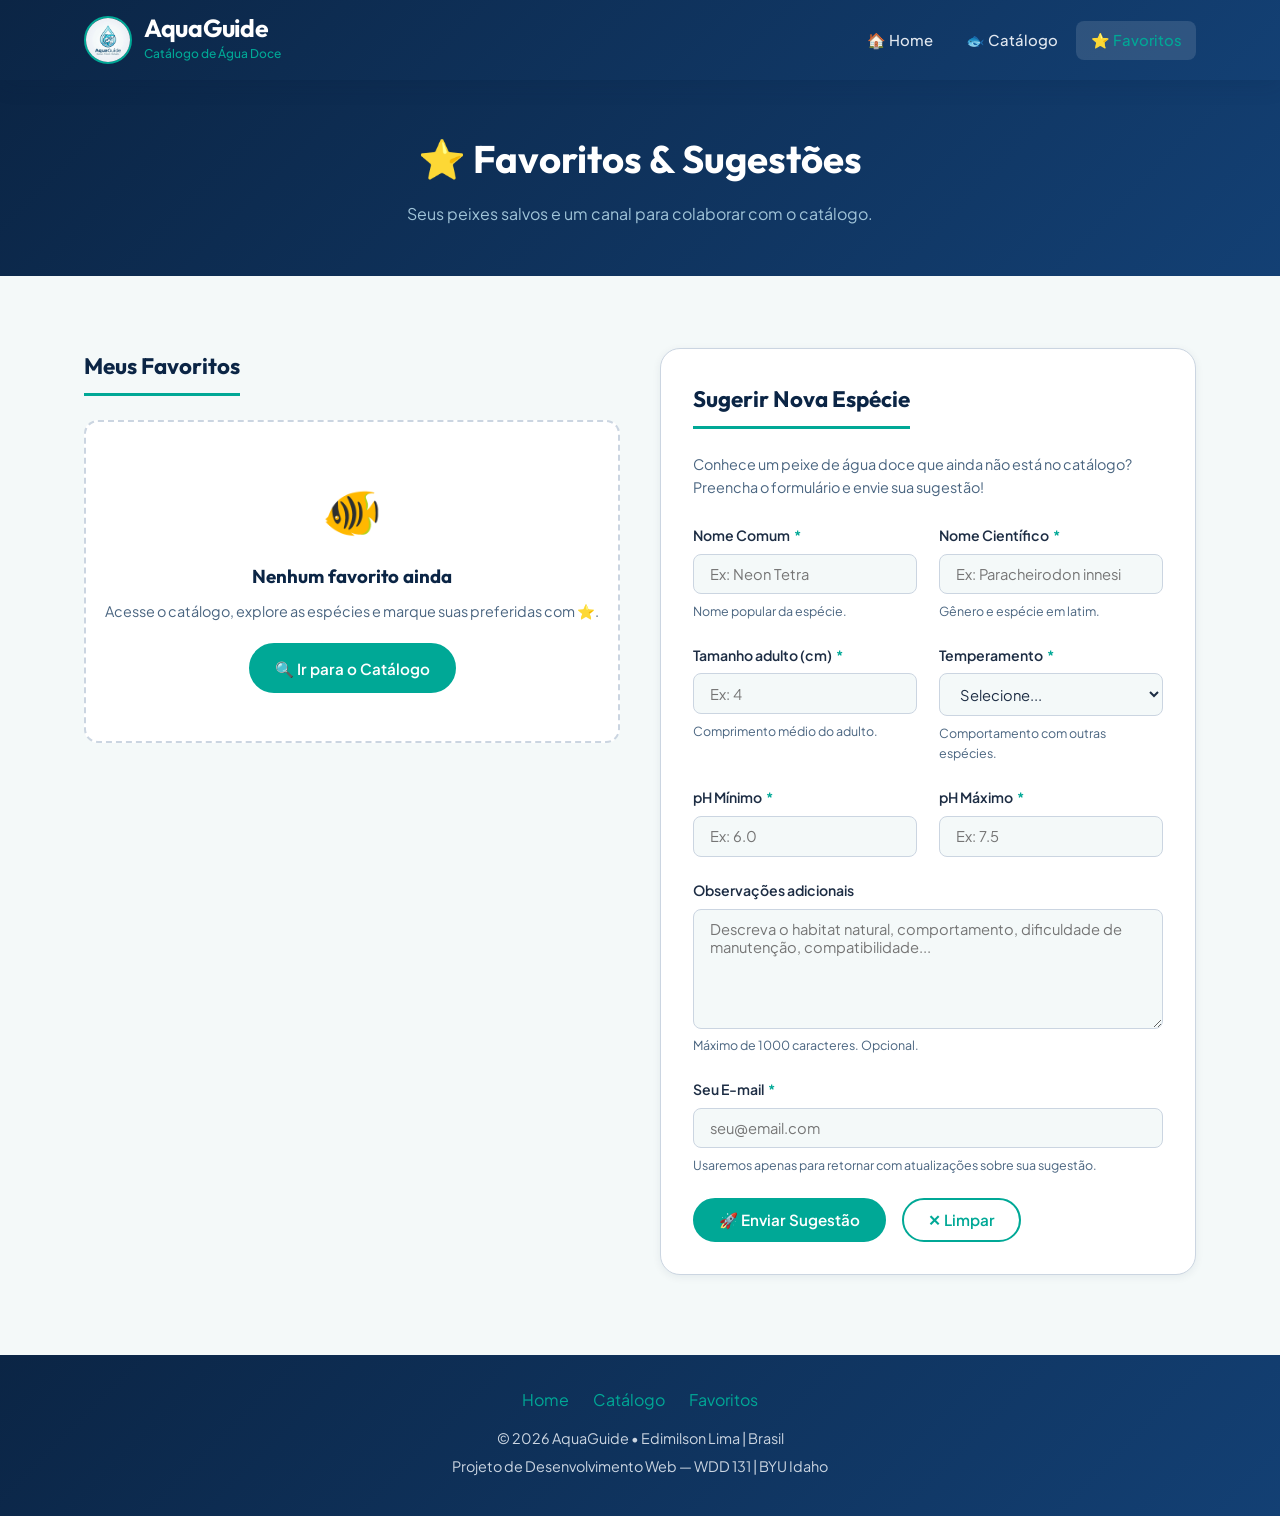
<file: projeto/favoritos.html>
<!DOCTYPE html>
<html lang="pt-BR">
<head>
  <meta charset="UTF-8">
  <meta name="viewport" content="width=device-width, initial-scale=1.0">
  <title>Favoritos e Contato — AquaGuide</title>
  <meta name="description" content="Veja seus peixes favoritos salvos e envie sugestões de novas espécies para o catálogo AquaGuide.">
  <meta name="author" content="Edimilson Lima">
  <link rel="preconnect" href="https://fonts.googleapis.com">
  <link rel="preconnect" href="https://fonts.gstatic.com" crossorigin>
  <link href="https://fonts.googleapis.com/css2?family=Outfit:wght@500;600;700&family=Plus+Jakarta+Sans:wght@400;500;600;700&display=swap" rel="stylesheet">
  <link rel="stylesheet" href="estilos/styles.css">
</head>
<body>
  <a href="#main-content" class="skip-link">Pular para o conteúdo principal</a>
  <header class="site-header">
    <div class="header-inner">
      <a href="index.html" class="brand" aria-label="AquaGuide — Página Inicial">
        <img src="imagens/aquaguide-logo.jpg" alt="Logotipo do AquaGuide" class="brand-logo" width="48" height="48">
        <div>
          <span class="brand-name">AquaGuide</span>
          <span class="brand-tagline">Catálogo de Água Doce</span>
        </div>
      </a>
      <button class="nav-toggle" aria-label="Abrir menu de navegação" aria-expanded="false" id="nav-toggle-btn">
        <span class="hamburger" aria-hidden="true">
          <span></span><span></span><span></span>
        </span>
      </button>
      <nav class="site-nav" id="site-nav" aria-label="Navegação principal">
        <ul>
          <li><a href="index.html">🏠 Home</a></li>
          <li><a href="catalogo.html">🐟 Catálogo</a></li>
          <li><a href="favoritos.html" class="active" aria-current="page">⭐ Favoritos</a></li>
        </ul>
      </nav>
    </div>
  </header>
  <div class="page-hero" role="banner">
    <h1>⭐ Favoritos &amp; Sugestões</h1>
    <p>Seus peixes salvos e um canal para colaborar com o catálogo.</p>
  </div>
  <main id="main-content" class="page-main">
    <div class="favorites-layout">
      <section class="favorites-section" aria-labelledby="fav-heading">
        <h2 id="fav-heading">
          Meus Favoritos
          <span class="fav-count-badge" id="fav-count" aria-label="número de favoritos" style="display:none;"></span>
        </h2>
        <div id="favorites-list" aria-live="polite" aria-atomic="false">
          <p>Carregando favoritos...</p>
        </div>
      </section>
      <section class="contact-section" aria-labelledby="form-heading">
        <h2 id="form-heading">Sugerir Nova Espécie</h2>
        <p style="color:var(--text-muted); font-size:.9rem; margin-bottom:1.5rem;">
          Conhece um peixe de água doce que ainda não está no catálogo? Preencha o formulário e envie sua sugestão!
        </p>
        <form class="suggestion-form" id="suggestion-form" novalidate>
          <div class="form-row">
            <div class="form-group">
              <label for="nome-comum">Nome Comum <span class="required" aria-hidden="true">*</span></label>
              <input
                type="text"
                id="nome-comum"
                name="nome-comum"
                placeholder="Ex: Neon Tetra"
                required
                minlength="2"
                maxlength="80"
                autocomplete="off"
                aria-describedby="nome-comum-hint"
              >
              <span class="form-hint" id="nome-comum-hint">Nome popular da espécie.</span>
            </div>
            <div class="form-group">
              <label for="nome-cientifico">Nome Científico <span class="required" aria-hidden="true">*</span></label>
              <input
                type="text"
                id="nome-cientifico"
                name="nome-cientifico"
                placeholder="Ex: Paracheirodon innesi"
                required
                minlength="5"
                maxlength="100"
                autocomplete="off"
                aria-describedby="nome-cientifico-hint"
              >
              <span class="form-hint" id="nome-cientifico-hint">Gênero e espécie em latim.</span>
            </div>
          </div>
          <div class="form-row">
            <div class="form-group">
              <label for="tamanho-cm">Tamanho adulto (cm) <span class="required" aria-hidden="true">*</span></label>
              <input
                type="number"
                id="tamanho-cm"
                name="tamanho-cm"
                placeholder="Ex: 4"
                required
                min="1"
                max="500"
                step="0.5"
                aria-describedby="tamanho-hint"
              >
              <span class="form-hint" id="tamanho-hint">Comprimento médio do adulto.</span>
            </div>
            <div class="form-group">
              <label for="temperamento-select">Temperamento <span class="required" aria-hidden="true">*</span></label>
              <select id="temperamento-select" name="temperamento" required aria-describedby="temp-hint">
                <option value="" disabled selected>Selecione...</option>
                <option value="comunitario">🕊️ Comunitário</option>
                <option value="semi-agressivo">⚠️ Semi-agressivo</option>
                <option value="agressivo">⚔️ Agressivo</option>
              </select>
              <span class="form-hint" id="temp-hint">Comportamento com outras espécies.</span>
            </div>
          </div>
          <div class="form-row">
            <div class="form-group">
              <label for="ph-min">pH Mínimo <span class="required" aria-hidden="true">*</span></label>
              <input
                type="number"
                id="ph-min"
                name="ph-min"
                placeholder="Ex: 6.0"
                required
                min="0"
                max="14"
                step="0.1"
              >
            </div>
            <div class="form-group">
              <label for="ph-max">pH Máximo <span class="required" aria-hidden="true">*</span></label>
              <input
                type="number"
                id="ph-max"
                name="ph-max"
                placeholder="Ex: 7.5"
                required
                min="0"
                max="14"
                step="0.1"
              >
            </div>
          </div>
          <div class="form-group">
            <label for="observacoes">Observações adicionais</label>
            <textarea
              id="observacoes"
              name="observacoes"
              placeholder="Descreva o habitat natural, comportamento, dificuldade de manutenção, compatibilidade..."
              rows="4"
              maxlength="1000"
              aria-describedby="obs-hint"
            ></textarea>
            <span class="form-hint" id="obs-hint">Máximo de 1000 caracteres. Opcional.</span>
          </div>
          <div class="form-group">
            <label for="email">Seu E-mail <span class="required" aria-hidden="true">*</span></label>
            <input
              type="email"
              id="email"
              name="email"
              placeholder="seu@email.com"
              required
              autocomplete="email"
              aria-describedby="email-hint"
            >
            <span class="form-hint" id="email-hint">Usaremos apenas para retornar com atualizações sobre sua sugestão.</span>
          </div>
          <div class="form-submit">
            <button type="submit" class="btn btn-primary" id="btn-submit-sugestao">
              🚀 Enviar Sugestão
            </button>
            <button type="reset" class="btn btn-outline" id="btn-reset-form">
              ✕ Limpar
            </button>
          </div>
        </form>
        <div class="form-success" id="form-success" role="alert" aria-live="assertive">
          <span class="success-icon" aria-hidden="true">✅</span>
          <div>
            <strong>Sugestão enviada com sucesso!</strong>
            <p style="font-size:.85rem; margin-top:.2rem;">
              Obrigado por sugerir o peixe <span id="success-fish-name" style="font-weight:700;"></span>!
              Analisaremos sua sugestão em breve.
            </p>
          </div>
        </div>
      </section>
    </div>
  </main>
  <footer class="site-footer">
    <nav class="footer-links" aria-label="Links do rodapé">
      <a href="index.html">Home</a>
      <a href="catalogo.html">Catálogo</a>
      <a href="favoritos.html">Favoritos</a>
    </nav>
    <p>© <span id="footer-year"></span> AquaGuide • Edimilson Lima | Brasil</p>
    <p>Projeto de Desenvolvimento Web — WDD 131 | BYU Idaho</p>
  </footer>
  <script src="scripts/favoritos.js"></script>
</body>
</html>
</file>
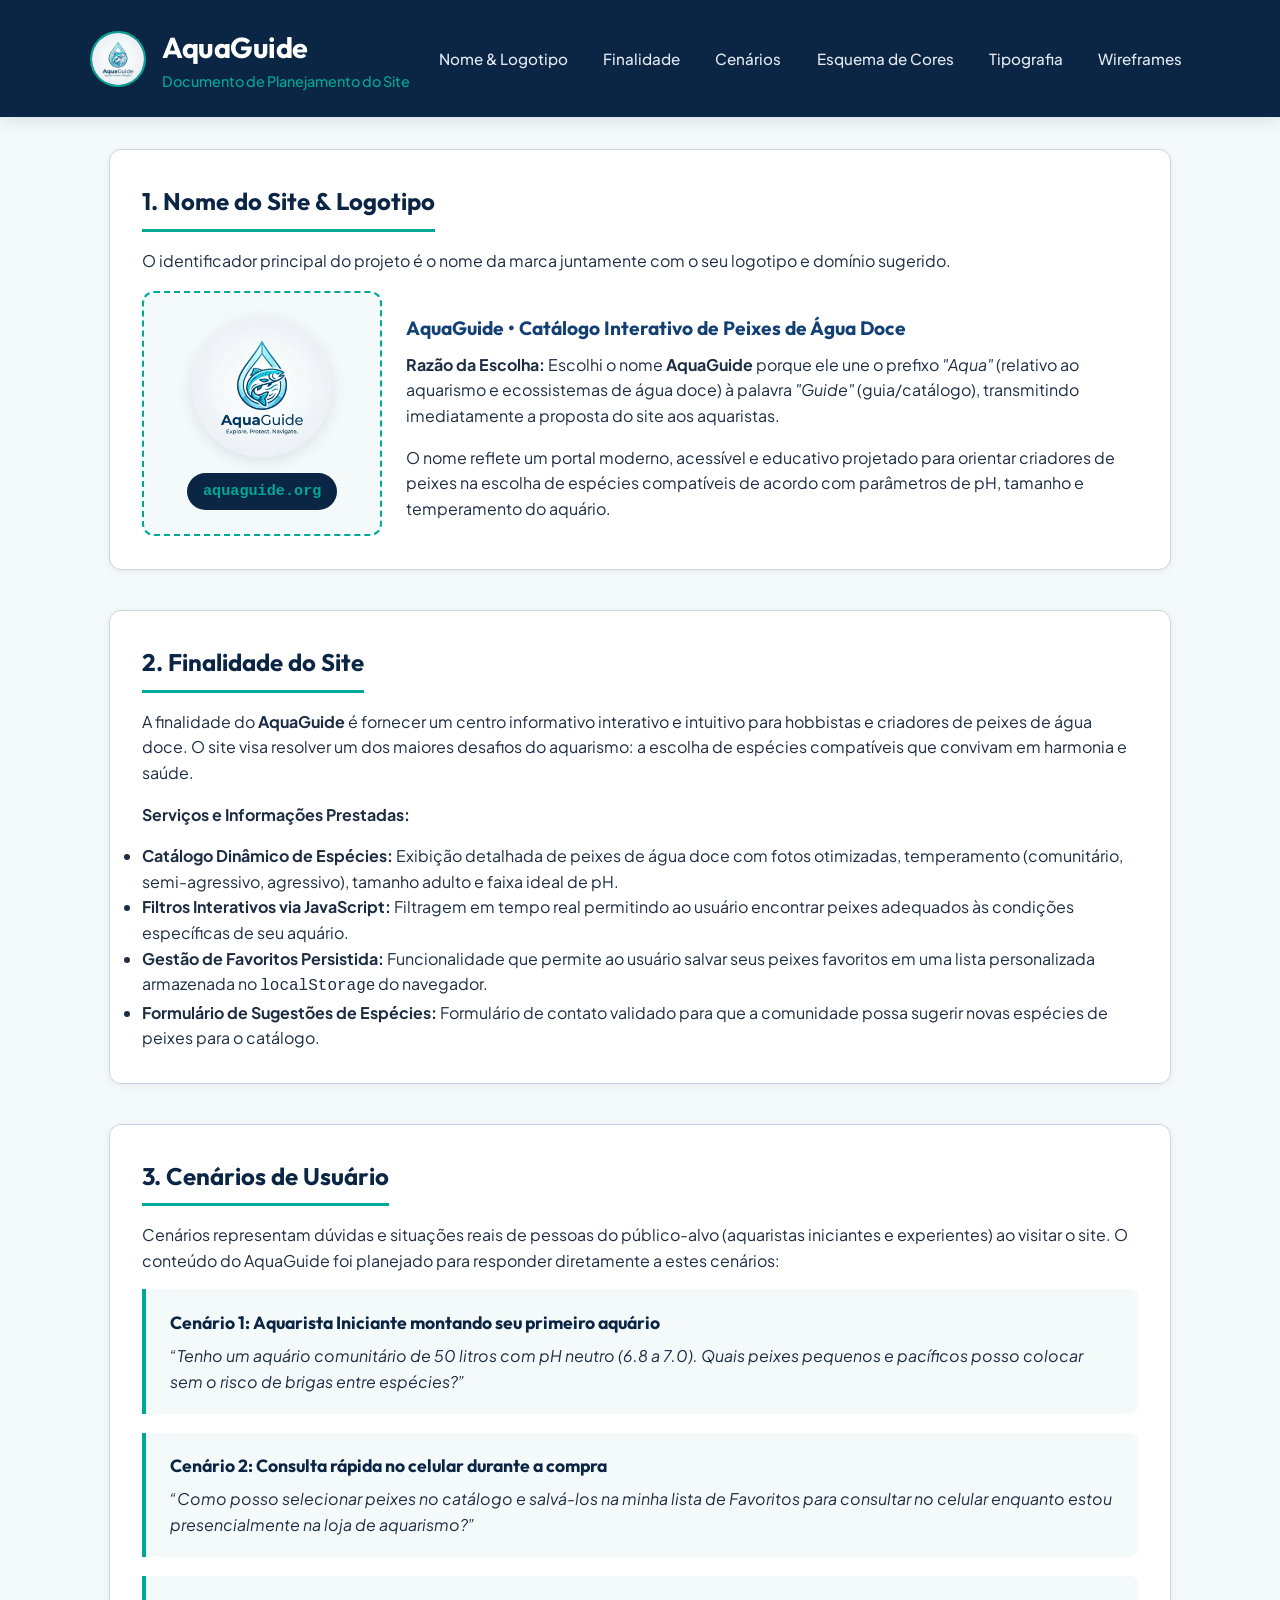
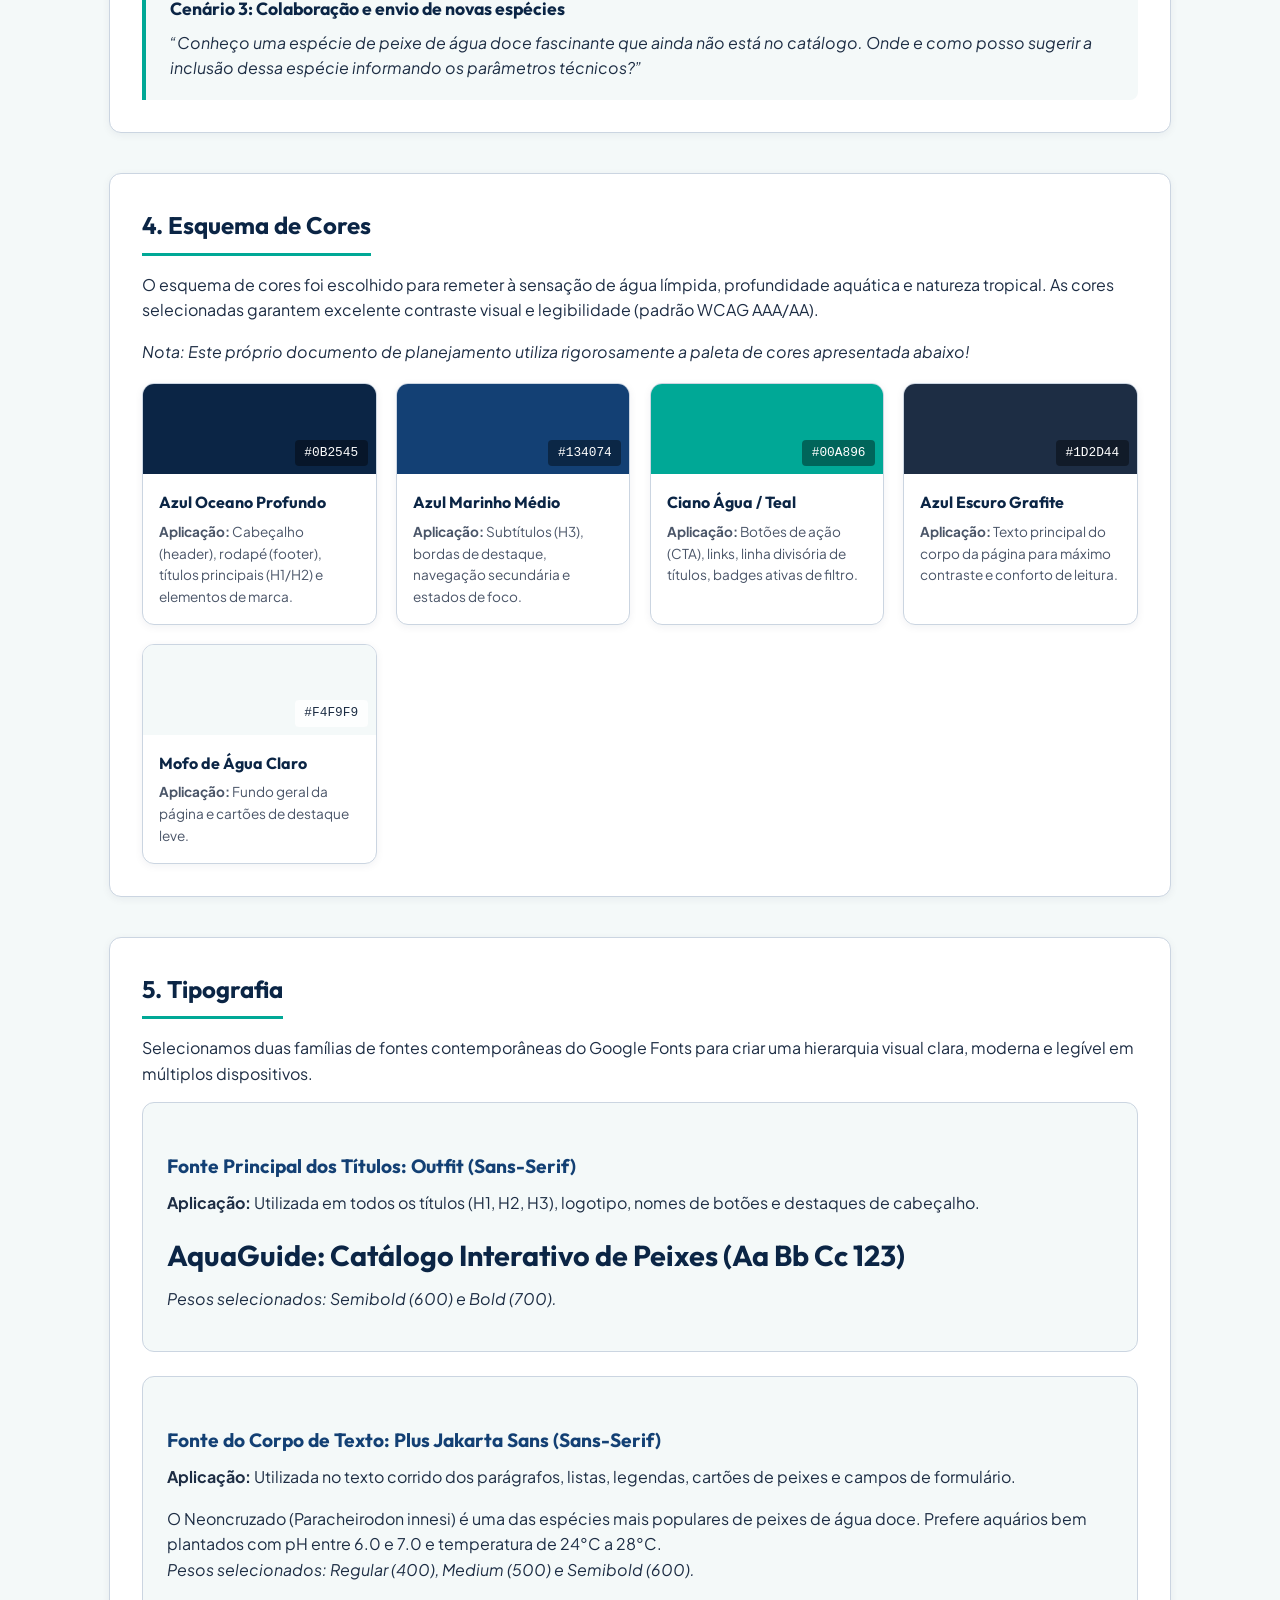
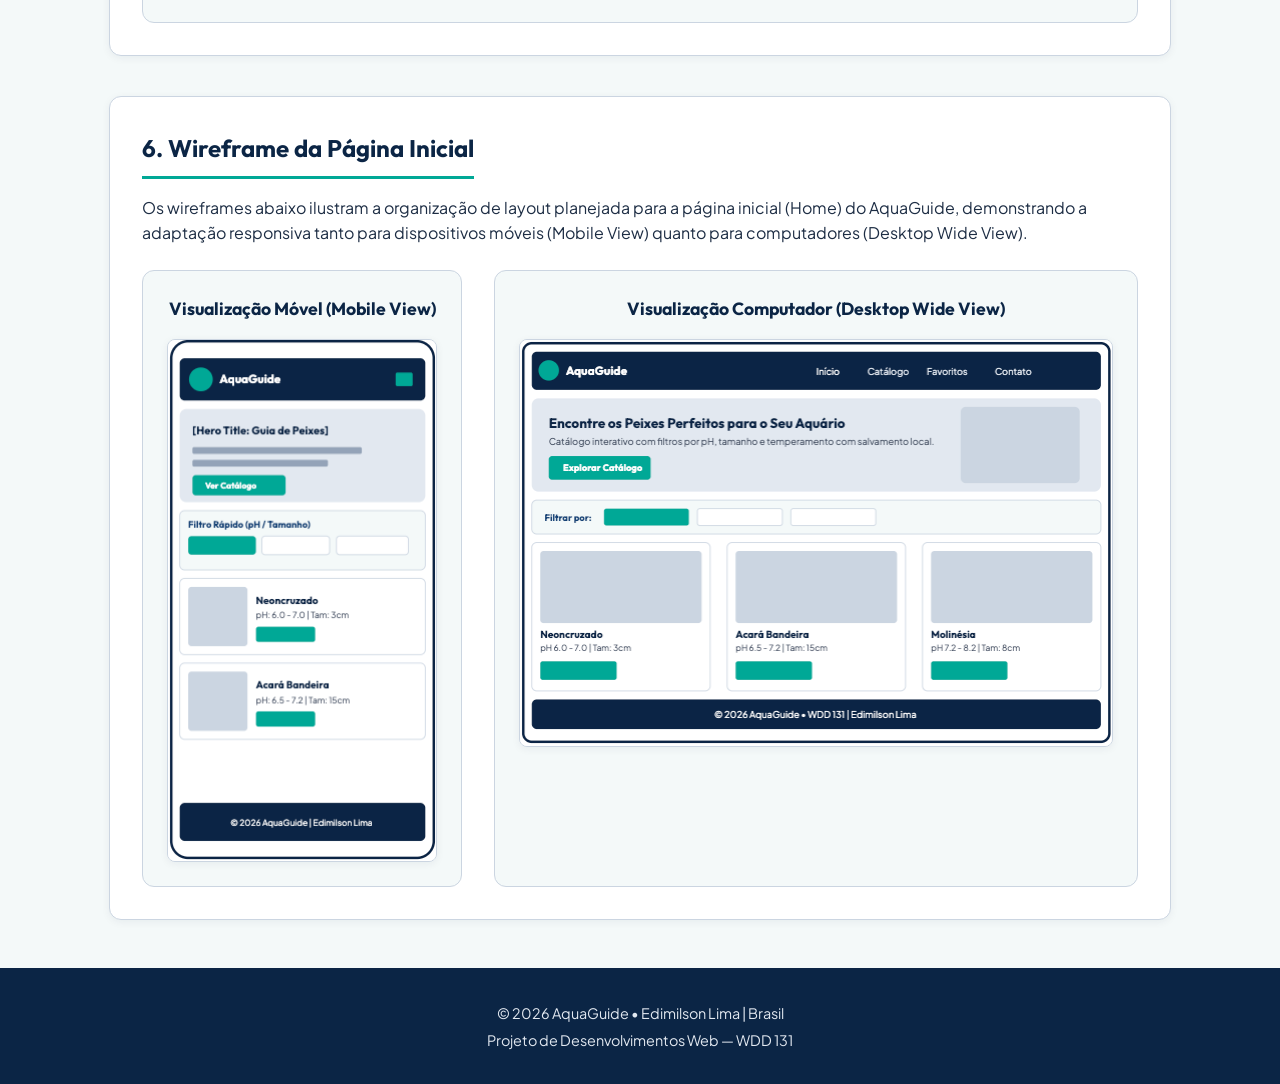
<file: projeto/planejamentodosite.html>
<!DOCTYPE html>
<html lang="pt-BR">
<head>
  <meta charset="UTF-8">
  <meta name="viewport" content="width=device-width, initial-scale=1.0">
  <title>Documento de Planejamento do Site | AquaGuide | WDD 131</title>
  <meta name="description" content="Documento de planejamento do site AquaGuide.">
  <meta name="author" content="Edimilson Lima">

  <link rel="preconnect" href="https://fonts.googleapis.com">
  <link rel="preconnect" href="https://fonts.gstatic.com" crossorigin>
  <link href="https://fonts.googleapis.com/css2?family=Outfit:wght@500;600;700&family=Plus+Jakarta+Sans:wght@400;500;600;700&display=swap" rel="stylesheet">

  <link rel="stylesheet" href="estilos/planejamentodosite.css">
</head>
<body>

  <header>
    <div class="header-container">
      <div class="brand-wrapper">
        <img src="imagens/aquaguide-logo.jpg" alt="Logotipo Oficial do AquaGuide" class="brand-logo">
        <div class="brand-text">
          <h1>AquaGuide</h1>
          <p>Documento de Planejamento do Site</p>
        </div>
      </div>

      <nav aria-label="Navegação do Planejamento">
        <ul>
          <li><a href="#nome-site">Nome & Logotipo</a></li>
          <li><a href="#finalidade">Finalidade</a></li>
          <li><a href="#cenarios">Cenários</a></li>
          <li><a href="#esquema-cores">Esquema de Cores</a></li>
          <li><a href="#tipografia">Tipografia</a></li>
          <li><a href="#wireframe">Wireframes</a></li>
        </ul>
      </nav>
    </div>
  </header>
  <main>
    <section id="nome-site" class="plan-section">
      <h2>1. Nome do Site & Logotipo</h2>
      <p>
        O identificador principal do projeto é o nome da marca juntamente com o seu logotipo e domínio sugerido.
      </p>
      <div class="site-identity-grid">
        <div class="logo-display-card">
          <img src="imagens/aquaguide-logo.jpg" alt="Logotipo do AquaGuide com peixe de água doce em gota d'água">
          <span class="domain-badge">aquaguide.org</span>
        </div>
        <div>
          <h3>AquaGuide • Catálogo Interativo de Peixes de Água Doce</h3>
          <p>
            <strong>Razão da Escolha:</strong> Escolhi o nome <strong>AquaGuide</strong> porque ele une o prefixo <em>"Aqua"</em> (relativo ao aquarismo e ecossistemas de água doce) à palavra <em>"Guide"</em> (guia/catálogo), transmitindo imediatamente a proposta do site aos aquaristas.
          </p>
          <p>
            O nome reflete um portal moderno, acessível e educativo projetado para orientar criadores de peixes na escolha de espécies compatíveis de acordo com parâmetros de pH, tamanho e temperamento do aquário.
          </p>
        </div>
      </div>
    </section>
    <section id="finalidade" class="plan-section">
      <h2>2. Finalidade do Site</h2>
      <p>
        A finalidade do <strong>AquaGuide</strong> é fornecer um centro informativo interativo e intuitivo para hobbistas e criadores de peixes de água doce. O site visa resolver um dos maiores desafios do aquarismo: a escolha de espécies compatíveis que convivam em harmonia e saúde.
      </p>
      <p>
        <strong>Serviços e Informações Prestadas:</strong>
      </p>
      <ul>
        <li><strong>Catálogo Dinâmico de Espécies:</strong> Exibição detalhada de peixes de água doce com fotos otimizadas, temperamento (comunitário, semi-agressivo, agressivo), tamanho adulto e faixa ideal de pH.</li>
        <li><strong>Filtros Interativos via JavaScript:</strong> Filtragem em tempo real permitindo ao usuário encontrar peixes adequados às condições específicas de seu aquário.</li>
        <li><strong>Gestão de Favoritos Persistida:</strong> Funcionalidade que permite ao usuário salvar seus peixes favoritos em uma lista personalizada armazenada no <code>localStorage</code> do navegador.</li>
        <li><strong>Formulário de Sugestões de Espécies:</strong> Formulário de contato validado para que a comunidade possa sugerir novas espécies de peixes para o catálogo.</li>
      </ul>
    </section>
    <section id="cenarios" class="plan-section">
      <h2>3. Cenários de Usuário</h2>
      <p>
        Cenários representam dúvidas e situações reais de pessoas do público-alvo (aquaristas iniciantes e experientes) ao visitar o site. O conteúdo do AquaGuide foi planejado para responder diretamente a estes cenários:
      </p>
      <div class="scenario-list">
        <article class="scenario-card">
          <h4>Cenário 1: Aquarista Iniciante montando seu primeiro aquário</h4>
          <p>
            &ldquo;Tenho um aquário comunitário de 50 litros com pH neutro (6.8 a 7.0). Quais peixes pequenos e pacíficos posso colocar sem o risco de brigas entre espécies?&rdquo;
          </p>
        </article>
        <article class="scenario-card">
          <h4>Cenário 2: Consulta rápida no celular durante a compra</h4>
          <p>
            &ldquo;Como posso selecionar peixes no catálogo e salvá-los na minha lista de Favoritos para consultar no celular enquanto estou presencialmente na loja de aquarismo?&rdquo;
          </p>
        </article>
        <article class="scenario-card">
          <h4>Cenário 3: Colaboração e envio de novas espécies</h4>
          <p>
            &ldquo;Conheço uma espécie de peixe de água doce fascinante que ainda não está no catálogo. Onde e como posso sugerir a inclusão dessa espécie informando os parâmetros técnicos?&rdquo;
          </p>
        </article>
      </div>
    </section>
    <section id="esquema-cores" class="plan-section">
      <h2>4. Esquema de Cores</h2>
      <p>
        O esquema de cores foi escolhido para remeter à sensação de água límpida, profundidade aquática e natureza tropical. As cores selecionadas garantem excelente contraste visual e legibilidade (padrão WCAG AAA/AA).
      </p>
      <p>
        <em>Nota: Este próprio documento de planejamento utiliza rigorosamente a paleta de cores apresentada abaixo!</em>
      </p>
      <div class="color-palette-grid">
        <article class="color-swatch-card">
          <div class="swatch-color-box" style="background-color: #0B2545;">
            <span>#0B2545</span>
          </div>
          <div class="swatch-info">
            <h4>Azul Oceano Profundo</h4>
            <p><strong>Aplicação:</strong> Cabeçalho (header), rodapé (footer), títulos principais (H1/H2) e elementos de marca.</p>
          </div>
        </article>
        <article class="color-swatch-card">
          <div class="swatch-color-box" style="background-color: #134074;">
            <span>#134074</span>
          </div>
          <div class="swatch-info">
            <h4>Azul Marinho Médio</h4>
            <p><strong>Aplicação:</strong> Subtítulos (H3), bordas de destaque, navegação secundária e estados de foco.</p>
          </div>
        </article>
        <article class="color-swatch-card">
          <div class="swatch-color-box" style="background-color: #00A896;">
            <span>#00A896</span>
          </div>
          <div class="swatch-info">
            <h4>Ciano Água / Teal</h4>
            <p><strong>Aplicação:</strong> Botões de ação (CTA), links, linha divisória de títulos, badges ativas de filtro.</p>
          </div>
        </article>
        <article class="color-swatch-card">
          <div class="swatch-color-box" style="background-color: #1D2D44;">
            <span>#1D2D44</span>
          </div>
          <div class="swatch-info">
            <h4>Azul Escuro Grafite</h4>
            <p><strong>Aplicação:</strong> Texto principal do corpo da página para máximo contraste e conforto de leitura.</p>
          </div>
        </article>
        <article class="color-swatch-card">
          <div class="swatch-color-box" style="background-color: #F4F9F9; color: #1D2D44;">
            <span style="background-color: rgba(255,255,255,0.8); color: #1D2D44;">#F4F9F9</span>
          </div>
          <div class="swatch-info">
            <h4>Mofo de Água Claro</h4>
            <p><strong>Aplicação:</strong> Fundo geral da página e cartões de destaque leve.</p>
          </div>
        </article>
      </div>
    </section>
    <section id="tipografia" class="plan-section">
      <h2>5. Tipografia</h2>
      <p>
        Selecionamos duas famílias de fontes contemporâneas do Google Fonts para criar uma hierarquia visual clara, moderna e legível em múltiplos dispositivos.
      </p>
      <div class="typography-sample-container">
        <article class="typography-card">
          <h3>Fonte Principal dos Títulos: Outfit (Sans-Serif)</h3>
          <p><strong>Aplicação:</strong> Utilizada em todos os títulos (H1, H2, H3), logotipo, nomes de botões e destaques de cabeçalho.</p>
          <div class="font-preview-heading">
            AquaGuide: Catálogo Interativo de Peixes (Aa Bb Cc 123)
          </div>
          <p><em>Pesos selecionados: Semibold (600) e Bold (700).</em></p>
        </article>
        <article class="typography-card">
          <h3>Fonte do Corpo de Texto: Plus Jakarta Sans (Sans-Serif)</h3>
          <p><strong>Aplicação:</strong> Utilizada no texto corrido dos parágrafos, listas, legendas, cartões de peixes e campos de formulário.</p>
          <div class="font-preview-body">
            O Neoncruzado (Paracheirodon innesi) é uma das espécies mais populares de peixes de água doce. Prefere aquários bem plantados com pH entre 6.0 e 7.0 e temperatura de 24°C a 28°C.
          </div>
          <p><em>Pesos selecionados: Regular (400), Medium (500) e Semibold (600).</em></p>
        </article>
      </div>
    </section>
    <section id="wireframe" class="plan-section">
      <h2>6. Wireframe da Página Inicial</h2>
      <p>
        Os wireframes abaixo ilustram a organização de layout planejada para a página inicial (Home) do AquaGuide, demonstrando a adaptação responsiva tanto para dispositivos móveis (Mobile View) quanto para computadores (Desktop Wide View).
      </p>

      <div class="wireframes-grid">

        <article class="wireframe-box">
          <h4>Visualização Móvel (Mobile View)</h4>
          <img src="imagens/wireframe-mobile.png" alt="Esboço de Wireframe do site em tela móvel (Mobile View)">
        </article>

        <article class="wireframe-box">
          <h4>Visualização Computador (Desktop Wide View)</h4>
          <img src="imagens/wireframe-desktop.png" alt="Esboço de Wireframe do site em tela desktop (Desktop Wide View)">
        </article>

      </div>
    </section>
  </main>
  <footer>
    <p>&copy; <span id="current-year">2026</span> AquaGuide • Edimilson Lima | Brasil</p>
    <p>Projeto de Desenvolvimentos Web — WDD 131</p>
  </footer>
</body>
</html>
</file>
<file: estilos/base.css>
:root {
  --primary: #1f4f78;
  --primary-dark: #163a59;
  --primary-overlay: #00000029;
  --surface: #ffffff;
  --surface-soft: #f5f7fb;
  --background-top: #eef5fb;
  --background-bottom: #f8fafc;
  --text: #1f2937;
  --muted: #5b6472;
  --border: #d7deea;
  --accent: #dbeafe;
  --white: #ffffff;
  --shadow-color: #0f172a14;
  --shadow: 0 10px 24px var(--shadow-color);
}

* {
  box-sizing: border-box;
}

body {
  margin: 0;
  font-family: "Poppins", sans-serif;
  color: var(--text);
  background: linear-gradient(180deg, var(--background-top) 0%, var(--background-bottom) 180px, var(--background-bottom) 100%);
  line-height: 1.6;
}

img {
  max-width: 100%;
  height: auto;
  display: block;
}

a {
  color: var(--primary-dark);
}

.site-header {
  background: var(--primary);
  color: var(--white);
  text-align: center;
  box-shadow: var(--shadow);
}

.course-label {
  display: block;
  padding: 1rem 1rem 0.25rem;
  font-size: 0.95rem;
  letter-spacing: 0.04em;
}

.site-header h1 {
  margin: 0;
  padding: 0 1rem 1rem;
  font-family: "Poppins", sans-serif;
  font-size: clamp(2rem, 4vw, 3rem);
}

nav {
  display: flex;
  justify-content: center;
  flex-wrap: wrap;
  background: var(--primary-overlay);
}

nav a {
  padding: 0.95rem 1.4rem;
  color: var(--white);
  text-decoration: none;
  font-weight: 700;
  transition: background-color 0.25s ease, color 0.25s ease;
}

nav a:hover,
nav a:focus-visible {
  background: var(--white);
  color: var(--primary);
  outline: none;
}

main {
  width: min(1100px, calc(100% - 2rem));
  margin: 2rem auto 3rem;
}

.page-title {
  margin: 0 0 1.5rem;
  text-align: center;
  font-family: "Poppins", sans-serif;
  font-size: clamp(1.9rem, 3vw, 2.4rem);
  color: var(--primary-dark);
}

.card-grid {
  display: grid;
  grid-template-columns: 2fr 1fr;
  gap: 1.25rem;
}

.card {
  background: var(--surface);
  border: 1px solid var(--border);
  border-radius: 18px;
  overflow: hidden;
  box-shadow: var(--shadow);
}

.card-heading {
  background: var(--primary);
  color: var(--white);
  padding: 1rem 1.25rem;
}

.card-heading h3 {
  margin: 0;
  text-align: center;
  font-size: 1.25rem;
}

.card-content {
  padding: 1.4rem;
}

.about-layout {
  display: grid;
  grid-template-columns: 1.7fr 220px;
  gap: 1.25rem;
  align-items: start;
}

.about-layout img {
  width: 220px;
  border-radius: 16px;
  border: 1px solid var(--border);
  background: var(--surface-soft);
}

.profile-image {
  justify-self: center;
}

.location-block {
  padding: 0 1.4rem 1.4rem;
}

.location-block h4 {
  margin: 0.5rem 0 1rem;
  text-align: center;
  font-family: "Poppins", sans-serif;
  font-size: 1.35rem;
  color: var(--primary-dark);
  border-bottom: 1px solid var(--border);
  padding-bottom: 0.5rem;
}

.location-layout {
  display: grid;
  grid-template-columns: 190px 1fr;
  gap: 1.25rem;
  align-items: start;
}

figure {
  margin: 0;
}

.flag-image {
  width: 180px;
}

figcaption {
  margin-top: 0.75rem;
  text-align: center;
  font-size: 0.95rem;
  color: var(--muted);
}

.resource-list {
  margin: 0;
  padding-left: 1.25rem;
}

.resource-list li + li {
  margin-top: 0.75rem;
}

footer {
  background: var(--primary-dark);
  color: var(--white);
  text-align: center;
  padding: 1.25rem 1rem 1.5rem;
}

footer p {
  margin: 0.35rem 0;
}

#last-modified {
  color: var(--accent);
  font-size: 0.95rem;
}

@media (max-width: 820px) {
  .card-grid,
  .about-layout,
  .location-layout {
    grid-template-columns: 1fr;
  }

  .about-layout img {
    margin: 0 auto;
  }
}
</file>
<file: projeto/estilos/styles.css>
:root {
  --primary:       #0B2545;
  --primary-mid:   #134074;
  --accent:        #00A896;
  --accent-hover:  #028090;
  --accent-light:  #e6f7f5;
  --highlight:     #F4A261;
  --bg:            #F4F9F9;
  --surface:       #FFFFFF;
  --text-dark:     #1D2D44;
  --text-muted:    #4A6580;
  --border:        #CBD5E1;
  --danger:        #E63946;
  --success:       #2A9D5C;

  --shadow-sm:  0 2px 8px  rgba(11,37,69,.07);
  --shadow-md:  0 6px 20px rgba(11,37,69,.12);
  --shadow-lg:  0 12px 40px rgba(11,37,69,.18);

  --radius-sm:  8px;
  --radius-md:  14px;
  --radius-lg:  20px;
  --radius-xl:  28px;

  --font-h: 'Outfit', -apple-system, sans-serif;
  --font-b: 'Plus Jakarta Sans', -apple-system, sans-serif;

  --transition: .25s ease;
  --max-w: 1160px;
}

*, *::before, *::after { box-sizing: border-box; margin: 0; padding: 0; }

html { scroll-behavior: smooth; font-size: 16px; }

body {
  font-family: var(--font-b);
  background-color: var(--bg);
  color: var(--text-dark);
  line-height: 1.65;
  min-height: 100vh;
  display: flex;
  flex-direction: column;
}

img { display: block; max-width: 100%; }
a   { color: var(--accent); text-decoration: none; transition: color var(--transition); }
a:hover { color: var(--accent-hover); }
ul  { list-style: none; }

.skip-link {
  position: absolute;
  top: -100%;
  left: 1rem;
  background: var(--accent);
  color: #fff;
  padding: .5rem 1rem;
  border-radius: var(--radius-sm);
  font-weight: 600;
  z-index: 9999;
  transition: top var(--transition);
}
.skip-link:focus { top: .5rem; }

.site-header {
  background: linear-gradient(135deg, var(--primary) 0%, var(--primary-mid) 100%);
  color: #fff;
  position: sticky;
  top: 0;
  z-index: 200;
  box-shadow: var(--shadow-md);
}

.header-inner {
  max-width: var(--max-w);
  margin: 0 auto;
  padding: 1rem 1.5rem;
  display: flex;
  align-items: center;
  justify-content: space-between;
  gap: 1rem;
}

.brand {
  display: flex;
  align-items: center;
  gap: .75rem;
  text-decoration: none;
}

.brand-logo {
  width: 48px;
  height: 48px;
  border-radius: 50%;
  object-fit: cover;
  border: 2px solid var(--accent);
  flex-shrink: 0;
}

.brand-name {
  font-family: var(--font-h);
  font-size: 1.55rem;
  font-weight: 700;
  color: #fff;
  letter-spacing: -.3px;
  line-height: 1;
}

.brand-tagline {
  font-size: .75rem;
  color: var(--accent);
  font-weight: 500;
  display: block;
}

.site-nav ul {
  display: flex;
  gap: .25rem;
}

.site-nav a {
  display: inline-block;
  padding: .45rem .9rem;
  border-radius: var(--radius-sm);
  color: #E2E8F0;
  font-weight: 500;
  font-size: .93rem;
  transition: background var(--transition), color var(--transition);
}

.site-nav a:hover,
.site-nav a.active {
  background: rgba(255,255,255,.12);
  color: var(--accent);
}

.nav-toggle {
  display: none;
  background: none;
  border: none;
  cursor: pointer;
  padding: .4rem;
  color: #fff;
}

.hamburger {
  display: flex;
  flex-direction: column;
  gap: 5px;
}

.hamburger span {
  display: block;
  width: 24px;
  height: 2px;
  background: #fff;
  border-radius: 2px;
  transition: transform var(--transition), opacity var(--transition);
}

.site-footer {
  background: linear-gradient(135deg, var(--primary) 0%, var(--primary-mid) 100%);
  color: #CBD5E1;
  text-align: center;
  padding: 2rem 1.5rem;
  margin-top: auto;
}

.site-footer p { margin: .3rem 0; font-size: .9rem; }
.site-footer a { color: var(--accent); }
.site-footer a:hover { color: #fff; }

.footer-links {
  display: flex;
  justify-content: center;
  gap: 1.5rem;
  margin-bottom: .8rem;
}

.btn {
  display: inline-flex;
  align-items: center;
  gap: .5rem;
  font-family: var(--font-b);
  font-weight: 600;
  font-size: .95rem;
  padding: .65rem 1.5rem;
  border-radius: 50px;
  border: 2px solid transparent;
  cursor: pointer;
  transition: all var(--transition);
  text-decoration: none;
  white-space: nowrap;
}

.btn-primary {
  background: var(--accent);
  color: #fff;
  border-color: var(--accent);
}
.btn-primary:hover {
  background: var(--accent-hover);
  border-color: var(--accent-hover);
  color: #fff;
  transform: translateY(-2px);
  box-shadow: 0 6px 20px rgba(0,168,150,.35);
}

.btn-outline {
  background: transparent;
  color: var(--accent);
  border-color: var(--accent);
}
.btn-outline:hover {
  background: var(--accent);
  color: #fff;
  transform: translateY(-2px);
}

.btn-danger {
  background: transparent;
  color: var(--danger);
  border-color: var(--danger);
  font-size: .85rem;
  padding: .4rem 1rem;
}
.btn-danger:hover {
  background: var(--danger);
  color: #fff;
}

.btn-sm {
  font-size: .82rem;
  padding: .4rem 1rem;
}

.page-main {
  flex: 1;
  max-width: var(--max-w);
  margin: 0 auto;
  width: 100%;
  padding: 0 1.5rem 3rem;
}

.page-hero {
  background: linear-gradient(135deg, var(--primary) 0%, var(--primary-mid) 100%);
  color: #fff;
  padding: 3rem 1.5rem;
  text-align: center;
  margin-bottom: 2.5rem;
}

.page-hero h1 {
  font-family: var(--font-h);
  font-size: clamp(1.6rem, 4vw, 2.4rem);
  font-weight: 700;
  margin-bottom: .6rem;
}

.page-hero p {
  font-size: 1rem;
  color: #A0C4D8;
  max-width: 560px;
  margin: 0 auto;
}

.hero {
  position: relative;
  min-height: 88vh;
  display: flex;
  align-items: center;
  justify-content: center;
  overflow: hidden;
  text-align: center;
  padding: 4rem 1.5rem;
}

.hero-bg {
  position: absolute;
  inset: 0;
  background:
    linear-gradient(
      180deg,
      rgba(11,37,69,.82) 0%,
      rgba(0,90,110,.70) 60%,
      rgba(11,37,69,.90) 100%
    ),
    url('../imagens/hero-bg.jpg') center/cover no-repeat;
  z-index: 0;
}

.hero-bubbles {
  position: absolute;
  inset: 0;
  z-index: 1;
  pointer-events: none;
  overflow: hidden;
}

.bubble {
  position: absolute;
  bottom: -60px;
  border-radius: 50%;
  background: rgba(0,168,150,.15);
  border: 1px solid rgba(0,168,150,.3);
  animation: rise linear infinite;
}

.bubble:nth-child(1)  { width:16px; height:16px; left: 10%; animation-duration:8s;  animation-delay:0s; }
.bubble:nth-child(2)  { width:10px; height:10px; left: 25%; animation-duration:10s; animation-delay:2s; }
.bubble:nth-child(3)  { width:22px; height:22px; left: 40%; animation-duration:7s;  animation-delay:1s; }
.bubble:nth-child(4)  { width:8px;  height:8px;  left: 55%; animation-duration:11s; animation-delay:3s; }
.bubble:nth-child(5)  { width:18px; height:18px; left: 70%; animation-duration:9s;  animation-delay:.5s; }
.bubble:nth-child(6)  { width:12px; height:12px; left: 85%; animation-duration:6s;  animation-delay:1.5s; }

@keyframes rise {
  0%   { transform: translateY(0)   scale(1);   opacity:.6; }
  100% { transform: translateY(-110vh) scale(1.3); opacity:0; }
}

.hero-content {
  position: relative;
  z-index: 2;
  max-width: 720px;
}

.hero-badge {
  display: inline-flex;
  align-items: center;
  gap: .4rem;
  background: rgba(0,168,150,.2);
  border: 1px solid var(--accent);
  color: var(--accent);
  padding: .35rem 1rem;
  border-radius: 50px;
  font-size: .82rem;
  font-weight: 600;
  letter-spacing: .5px;
  text-transform: uppercase;
  margin-bottom: 1.5rem;
}

.hero h1 {
  font-family: var(--font-h);
  font-size: clamp(2.2rem, 6vw, 3.8rem);
  font-weight: 700;
  color: #fff;
  line-height: 1.12;
  margin-bottom: 1.2rem;
  letter-spacing: -.5px;
}

.hero h1 span { color: var(--accent); }

.hero p {
  font-size: clamp(1rem, 2.5vw, 1.15rem);
  color: #B8D4E3;
  max-width: 540px;
  margin: 0 auto 2.2rem;
}

.hero-cta {
  display: flex;
  gap: 1rem;
  justify-content: center;
  flex-wrap: wrap;
}

.hero-scroll {
  position: absolute;
  bottom: 2rem;
  left: 50%;
  transform: translateX(-50%);
  z-index: 2;
  display: flex;
  flex-direction: column;
  align-items: center;
  gap: .4rem;
  color: rgba(255,255,255,.5);
  font-size: .78rem;
  letter-spacing: .5px;
  text-transform: uppercase;
  animation: bounce 2s infinite;
}

.hero-scroll svg { width: 20px; height: 20px; }

@keyframes bounce {
  0%, 100% { transform: translateX(-50%) translateY(0); }
  50%       { transform: translateX(-50%) translateY(6px); }
}

.stats-bar {
  background: var(--surface);
  border-bottom: 1px solid var(--border);
  box-shadow: var(--shadow-sm);
}

.stats-inner {
  max-width: var(--max-w);
  margin: 0 auto;
  padding: 1.2rem 1.5rem;
  display: flex;
  justify-content: center;
  gap: 3rem;
  flex-wrap: wrap;
}

.stat-item {
  text-align: center;
}

.stat-number {
  display: block;
  font-family: var(--font-h);
  font-size: 1.8rem;
  font-weight: 700;
  color: var(--accent);
  line-height: 1;
}

.stat-label {
  font-size: .8rem;
  color: var(--text-muted);
  font-weight: 500;
  text-transform: uppercase;
  letter-spacing: .5px;
}

.section {
  padding: 4rem 1.5rem;
  max-width: var(--max-w);
  margin: 0 auto;
}

.section-header {
  text-align: center;
  margin-bottom: 2.5rem;
}

.section-eyebrow {
  display: inline-block;
  font-size: .78rem;
  font-weight: 700;
  color: var(--accent);
  letter-spacing: 1.5px;
  text-transform: uppercase;
  margin-bottom: .5rem;
}

.section-header h2 {
  font-family: var(--font-h);
  font-size: clamp(1.5rem, 3.5vw, 2.1rem);
  font-weight: 700;
  color: var(--primary);
  margin-bottom: .6rem;
}

.section-header p {
  font-size: 1rem;
  color: var(--text-muted);
  max-width: 540px;
  margin: 0 auto;
}

.benefits-grid {
  display: grid;
  grid-template-columns: repeat(auto-fit, minmax(240px, 1fr));
  gap: 1.5rem;
}

.benefit-card {
  background: var(--surface);
  border-radius: var(--radius-md);
  padding: 1.8rem;
  box-shadow: var(--shadow-sm);
  border: 1px solid var(--border);
  transition: transform var(--transition), box-shadow var(--transition);
  text-align: center;
}

.benefit-card:hover {
  transform: translateY(-4px);
  box-shadow: var(--shadow-md);
}

.benefit-icon {
  width: 56px;
  height: 56px;
  border-radius: 50%;
  background: var(--accent-light);
  display: flex;
  align-items: center;
  justify-content: center;
  margin: 0 auto 1rem;
  font-size: 1.6rem;
}

.benefit-card h3 {
  font-family: var(--font-h);
  font-size: 1.05rem;
  color: var(--primary);
  margin-bottom: .5rem;
}

.benefit-card p {
  font-size: .9rem;
  color: var(--text-muted);
  line-height: 1.6;
}

.featured-section {
  background: linear-gradient(180deg, var(--bg) 0%, #E8F5F4 100%);
}

.fish-highlights {
  display: grid;
  grid-template-columns: repeat(auto-fit, minmax(280px, 1fr));
  gap: 1.8rem;
}

.fish-highlight-card {
  background: var(--surface);
  border-radius: var(--radius-lg);
  overflow: hidden;
  box-shadow: var(--shadow-md);
  transition: transform var(--transition), box-shadow var(--transition);
  border: 1px solid var(--border);
}

.fish-highlight-card:hover {
  transform: translateY(-6px);
  box-shadow: var(--shadow-lg);
}

.fish-img-wrapper {
  position: relative;
  aspect-ratio: 4/3;
  overflow: hidden;
  background: linear-gradient(135deg, #0a3254 0%, #0d5c70 100%);
}

.fish-img-wrapper img {
  width: 100%;
  height: 100%;
  object-fit: cover;
  transition: transform .5s ease;
}

.fish-highlight-card:hover .fish-img-wrapper img {
  transform: scale(1.06);
}

.fish-badge {
  position: absolute;
  top: .8rem;
  right: .8rem;
  background: var(--accent);
  color: #fff;
  font-size: .72rem;
  font-weight: 700;
  padding: .3rem .7rem;
  border-radius: 50px;
  letter-spacing: .5px;
  text-transform: uppercase;
}

.fish-highlight-body {
  padding: 1.4rem;
}

.fish-highlight-body h3 {
  font-family: var(--font-h);
  font-size: 1.1rem;
  color: var(--primary);
  margin-bottom: .2rem;
}

.fish-scientific {
  font-style: italic;
  font-size: .82rem;
  color: var(--text-muted);
  margin-bottom: .8rem;
}

.fish-meta-tags {
  display: flex;
  flex-wrap: wrap;
  gap: .4rem;
  margin-bottom: 1rem;
}

.tag {
  display: inline-flex;
  align-items: center;
  gap: .3rem;
  background: var(--accent-light);
  color: var(--accent-hover);
  font-size: .75rem;
  font-weight: 600;
  padding: .25rem .7rem;
  border-radius: 50px;
}

.tag.temperamento-comunitario  { background: #e8f5e9; color: #2a7d4a; }
.tag.temperamento-semi-agressivo { background: #fff8e1; color: #b8860b; }
.tag.temperamento-agressivo    { background: #fce4e4; color: #c0392b; }

.steps-grid {
  display: grid;
  grid-template-columns: repeat(auto-fit, minmax(220px, 1fr));
  gap: 2rem;
}

.step-card {
  text-align: center;
  padding: 1.5rem;
  position: relative;
}

.step-number {
  width: 52px;
  height: 52px;
  background: linear-gradient(135deg, var(--accent) 0%, var(--primary-mid) 100%);
  color: #fff;
  border-radius: 50%;
  font-family: var(--font-h);
  font-size: 1.3rem;
  font-weight: 700;
  display: flex;
  align-items: center;
  justify-content: center;
  margin: 0 auto 1rem;
  box-shadow: 0 4px 16px rgba(0,168,150,.35);
}

.step-card h3 {
  font-family: var(--font-h);
  color: var(--primary);
  font-size: 1rem;
  margin-bottom: .5rem;
}

.step-card p {
  font-size: .9rem;
  color: var(--text-muted);
}

.cta-banner {
  background: linear-gradient(135deg, var(--primary) 0%, var(--primary-mid) 100%);
  border-radius: var(--radius-xl);
  padding: 3rem 2rem;
  text-align: center;
  color: #fff;
  margin: 0 1.5rem 3rem;
  box-shadow: var(--shadow-lg);
}

.cta-banner h2 {
  font-family: var(--font-h);
  font-size: clamp(1.4rem, 3vw, 2rem);
  margin-bottom: .7rem;
}

.cta-banner p {
  color: #A0C4D8;
  margin-bottom: 1.8rem;
  font-size: 1rem;
}

.filter-panel {
  background: var(--surface);
  border-radius: var(--radius-md);
  padding: 1.5rem;
  margin-bottom: 2rem;
  box-shadow: var(--shadow-sm);
  border: 1px solid var(--border);
}

.filter-panel h2 {
  font-family: var(--font-h);
  font-size: 1rem;
  color: var(--primary);
  margin-bottom: 1.2rem;
  display: flex;
  align-items: center;
  gap: .5rem;
}

.filter-groups {
  display: flex;
  flex-direction: column;
  gap: 1.2rem;
}

.filter-group-label {
  display: block;
  font-size: .78rem;
  font-weight: 700;
  color: var(--text-muted);
  letter-spacing: 1px;
  text-transform: uppercase;
  margin-bottom: .6rem;
}

.filter-btns {
  display: flex;
  flex-wrap: wrap;
  gap: .5rem;
}

.filter-btn {
  display: inline-flex;
  align-items: center;
  gap: .35rem;
  padding: .4rem 1rem;
  border-radius: 50px;
  border: 1.5px solid var(--border);
  background: var(--bg);
  color: var(--text-dark);
  font-family: var(--font-b);
  font-size: .85rem;
  font-weight: 500;
  cursor: pointer;
  transition: all var(--transition);
}

.filter-btn:hover {
  border-color: var(--accent);
  color: var(--accent);
  background: var(--accent-light);
}

.filter-btn.active {
  background: var(--accent);
  color: #fff;
  border-color: var(--accent);
  box-shadow: 0 3px 10px rgba(0,168,150,.3);
}

.filter-reset {
  font-size: .83rem;
  color: var(--text-muted);
  background: none;
  border: none;
  cursor: pointer;
  font-family: var(--font-b);
  padding: .4rem .8rem;
  border-radius: var(--radius-sm);
  transition: color var(--transition);
  text-decoration: underline;
}

.filter-reset:hover { color: var(--danger); }

.filter-bottom {
  display: flex;
  align-items: center;
  justify-content: space-between;
  margin-top: 1.2rem;
  padding-top: 1rem;
  border-top: 1px solid var(--border);
}

.results-count {
  font-size: .88rem;
  color: var(--text-muted);
}

.results-count strong {
  color: var(--accent);
  font-weight: 700;
}

.fish-grid {
  display: grid;
  grid-template-columns: repeat(auto-fill, minmax(270px, 1fr));
  gap: 1.6rem;
}

.fish-card {
  background: var(--surface);
  border-radius: var(--radius-md);
  overflow: hidden;
  box-shadow: var(--shadow-sm);
  border: 1px solid var(--border);
  transition: transform var(--transition), box-shadow var(--transition);
  display: flex;
  flex-direction: column;
}

.fish-card:hover {
  transform: translateY(-5px);
  box-shadow: var(--shadow-md);
}

.fish-card .fish-img-wrapper {
  aspect-ratio: 4/3;
}

.fish-card-body {
  padding: 1.2rem;
  flex: 1;
  display: flex;
  flex-direction: column;
  gap: .5rem;
}

.fish-card-body h3 {
  font-family: var(--font-h);
  font-size: 1.05rem;
  color: var(--primary);
}

.fish-card-body .fish-scientific { margin: 0; }

.fish-params {
  display: grid;
  grid-template-columns: 1fr 1fr;
  gap: .4rem;
  margin: .3rem 0;
}

.param-item {
  background: var(--bg);
  border-radius: var(--radius-sm);
  padding: .4rem .6rem;
  font-size: .78rem;
}

.param-item strong {
  display: block;
  font-size: .68rem;
  color: var(--text-muted);
  text-transform: uppercase;
  letter-spacing: .5px;
  margin-bottom: .1rem;
}

.param-item span {
  color: var(--text-dark);
  font-weight: 600;
}

.fish-description {
  font-size: .85rem;
  color: var(--text-muted);
  line-height: 1.55;
  flex: 1;
}

.fish-card-footer {
  padding: .9rem 1.2rem;
  border-top: 1px solid var(--border);
  display: flex;
  align-items: center;
  justify-content: space-between;
  gap: .8rem;
}

.btn-fav {
  display: inline-flex;
  align-items: center;
  gap: .4rem;
  background: none;
  border: 1.5px solid var(--border);
  color: var(--text-muted);
  font-family: var(--font-b);
  font-size: .83rem;
  font-weight: 500;
  padding: .4rem .9rem;
  border-radius: 50px;
  cursor: pointer;
  transition: all var(--transition);
}

.btn-fav:hover {
  border-color: var(--highlight);
  color: var(--highlight);
}

.btn-fav.favorited {
  background: #FFF3E0;
  border-color: var(--highlight);
  color: var(--highlight);
}

.btn-fav .fav-icon { font-size: 1rem; }

.no-results {
  text-align: center;
  padding: 4rem 1rem;
  color: var(--text-muted);
  grid-column: 1 / -1;
}

.no-results svg { margin: 0 auto 1rem; opacity: .4; }
.no-results h3 { font-family: var(--font-h); font-size: 1.2rem; color: var(--primary); margin-bottom: .5rem; }
.no-results p  { font-size: .9rem; }

.favorites-layout {
  display: grid;
  grid-template-columns: 1fr;
  gap: 2.5rem;
  padding: 2rem 0;
}

.favorites-section h2,
.contact-section h2 {
  font-family: var(--font-h);
  font-size: 1.4rem;
  color: var(--primary);
  margin-bottom: 1.5rem;
  padding-bottom: .5rem;
  border-bottom: 3px solid var(--accent);
  display: inline-block;
}

.favorites-empty {
  text-align: center;
  padding: 3rem 1rem;
  background: var(--surface);
  border-radius: var(--radius-md);
  border: 2px dashed var(--border);
}

.favorites-empty .empty-icon { font-size: 3rem; margin-bottom: .8rem; }
.favorites-empty h3 { font-family: var(--font-h); color: var(--primary); margin-bottom: .5rem; }
.favorites-empty p  { color: var(--text-muted); font-size: .9rem; margin-bottom: 1.2rem; }

.favorites-list {
  display: flex;
  flex-direction: column;
  gap: 1rem;
}

.fav-item {
  display: flex;
  align-items: center;
  gap: 1rem;
  background: var(--surface);
  border-radius: var(--radius-md);
  padding: 1rem;
  box-shadow: var(--shadow-sm);
  border: 1px solid var(--border);
  animation: slideIn .3s ease;
}

@keyframes slideIn {
  from { opacity:0; transform: translateX(-16px); }
  to   { opacity:1; transform: translateX(0); }
}

.fav-item img {
  width: 72px;
  height: 72px;
  border-radius: var(--radius-sm);
  object-fit: cover;
  flex-shrink: 0;
  background: linear-gradient(135deg, #0a3254, #0d5c70);
}

.fav-item-info { flex: 1; min-width: 0; }

.fav-item-info h3 {
  font-family: var(--font-h);
  font-size: 1rem;
  color: var(--primary);
}

.fav-item-info p {
  font-size: .82rem;
  color: var(--text-muted);
}

.fav-count-badge {
  display: inline-flex;
  align-items: center;
  justify-content: center;
  background: var(--accent);
  color: #fff;
  font-size: .8rem;
  font-weight: 700;
  min-width: 24px;
  height: 24px;
  border-radius: 50%;
  padding: 0 6px;
  margin-left: .5rem;
  vertical-align: middle;
}

.contact-section {
  background: var(--surface);
  border-radius: var(--radius-lg);
  padding: 2rem;
  box-shadow: var(--shadow-sm);
  border: 1px solid var(--border);
}

.suggestion-form {
  display: flex;
  flex-direction: column;
  gap: 1.4rem;
}

.form-row {
  display: grid;
  grid-template-columns: 1fr;
  gap: 1.4rem;
}

.form-group {
  display: flex;
  flex-direction: column;
  gap: .4rem;
}

.form-group label {
  font-size: .88rem;
  font-weight: 600;
  color: var(--text-dark);
}

.form-group label .required {
  color: var(--accent);
  margin-left: 2px;
}

.form-group input,
.form-group select,
.form-group textarea {
  padding: .65rem 1rem;
  border: 1.5px solid var(--border);
  border-radius: var(--radius-sm);
  font-family: var(--font-b);
  font-size: .92rem;
  color: var(--text-dark);
  background: var(--bg);
  transition: border-color var(--transition), box-shadow var(--transition);
  width: 100%;
}

.form-group input:focus,
.form-group select:focus,
.form-group textarea:focus {
  outline: none;
  border-color: var(--accent);
  box-shadow: 0 0 0 3px rgba(0,168,150,.15);
  background: var(--surface);
}

.form-group input:user-valid,
.form-group select:user-valid,
.form-group textarea:user-valid {
  border-color: var(--success);
}

.form-group input:user-invalid,
.form-group select:user-invalid,
.form-group textarea:user-invalid {
  border-color: var(--danger);
}

.form-group textarea { resize: vertical; min-height: 120px; }

.form-hint {
  font-size: .78rem;
  color: var(--text-muted);
}

.form-submit {
  display: flex;
  align-items: center;
  gap: 1rem;
  flex-wrap: wrap;
}

.form-success {
  display: none;
  align-items: center;
  gap: .75rem;
  background: #e8f5e9;
  border: 1px solid #a5d6a7;
  color: #1b5e20;
  border-radius: var(--radius-sm);
  padding: 1rem 1.2rem;
  font-size: .9rem;
  font-weight: 500;
  animation: fadeIn .4s ease;
}

.form-success.visible { display: flex; }
.form-success .success-icon { font-size: 1.4rem; }

@keyframes fadeIn {
  from { opacity: 0; transform: translateY(8px); }
  to   { opacity: 1; transform: translateY(0); }
}

@media (max-width: 767px) {
  .site-nav {
    display: none;
    position: absolute;
    top: 100%;
    left: 0;
    right: 0;
    background: var(--primary);
    padding: 1rem 1.5rem;
    box-shadow: var(--shadow-md);
  }

  .site-nav.open { display: block; }

  .site-nav ul { flex-direction: column; gap: .25rem; }

  .site-nav a {
    display: block;
    padding: .6rem .8rem;
  }

  .nav-toggle { display: block; }

  .stats-inner { gap: 1.5rem; }

  .cta-banner { margin: 0 0 2rem; border-radius: var(--radius-md); }

  .filter-groups { gap: 1rem; }
}

@media (min-width: 640px) {
  .form-row { grid-template-columns: 1fr 1fr; }
}

@media (min-width: 768px) {
  .favorites-layout {
    grid-template-columns: 1fr 1fr;
    align-items: start;
  }

  .filter-groups {
    display: grid;
    grid-template-columns: repeat(3, 1fr);
  }
}

@media (min-width: 1024px) {
  .fish-grid { grid-template-columns: repeat(3, 1fr); }
}
</file>
<file: estilos/formulario.css>
:root {
  --primary-color: #3b0833;
  --primary-hover: #540c49;
  --bg-card: #dcd6df;
  --bg-page: #f9f8fa;
  --text-color: #1f1f1f;
  --text-muted: #4a4a68;
  --white: #ffffff;
  --border-color: #bbabbf;
  --font-family: 'Poppins', 'Segoe UI', Tahoma, Geneva, Verdana, sans-serif;
}

* {
  box-sizing: border-box;
  margin: 0;
  padding: 0;
}

body {
  font-family: var(--font-family);
  background-color: var(--bg-page);
  color: var(--text-color);
  line-height: 1.6;
  display: flex;
  flex-direction: column;
  min-height: 100vh;
}

header {
  background-color: var(--primary-color);
  color: var(--white);
  text-align: center;
  padding: 1.5rem 1rem;
}

header h1 {
  font-size: 1.75rem;
  font-weight: 700;
}

main {
  flex: 1;
  display: flex;
  justify-content: center;
  align-items: flex-start;
  padding: 2rem 1rem;
}

.form-card {
  background-color: var(--bg-card);
  width: 100%;
  max-width: 480px;
  padding: 1.5rem;
  border-radius: 4px;
  box-shadow: 0 4px 12px rgba(0, 0, 0, 0.08);
}

.form-group {
  margin-bottom: 1.25rem;
}

label, 
legend {
  display: block;
  font-weight: 600;
  margin-bottom: 0.4rem;
  color: var(--text-color);
  font-size: 0.95rem;
}

.field-hint {
  font-weight: normal;
  font-style: italic;
  font-size: 0.85rem;
  color: var(--text-muted);
  display: block;
  margin-bottom: 0.4rem;
}

.optional-text {
  font-weight: 600;
  color: #3b0833;
  font-size: 0.85rem;
}

select,
input[type="date"],
input[type="text"],
textarea {
  width: 100%;
  padding: 0.65rem 0.8rem;
  font-family: inherit;
  font-size: 0.95rem;
  border: 1px solid var(--border-color);
  border-radius: 4px;
  background-color: var(--white);
  color: var(--text-color);
  transition: border-color 0.2s, box-shadow 0.2s;
}

select:focus,
input[type="date"]:focus,
input[type="text"]:focus,
textarea:focus {
  outline: none;
  border-color: var(--primary-color);
  box-shadow: 0 0 0 3px rgba(59, 8, 51, 0.15);
}

textarea {
  resize: vertical;
  min-height: 100px;
}

.rating-fieldset {
  border: none;
  padding: 0;
  margin: 0 0 1.25rem 0;
}

.rating-options {
  display: flex;
  justify-content: space-between;
  align-items: flex-end;
  padding: 0.5rem 0;
}

.rating-item {
  display: flex;
  flex-direction: column;
  align-items: center;
  gap: 0.3rem;
  cursor: pointer;
}

.rating-item .stars {
  font-size: 0.9rem;
  letter-spacing: -1px;
  margin-bottom: 0;
  cursor: pointer;
}

.rating-item input[type="radio"] {
  width: 22px;
  height: 22px;
  cursor: pointer;
  accent-color: var(--primary-color);
}

.checkbox-fieldset {
  border: none;
  padding: 0;
  margin: 0 0 1.25rem 0;
}

.checkbox-group {
  display: flex;
  flex-direction: column;
  gap: 0.5rem;
  margin-top: 0.4rem;
}

.checkbox-item {
  display: flex;
  align-items: center;
  gap: 0.6rem;
  background-color: var(--white);
  padding: 0.5rem 0.75rem;
  border-radius: 4px;
  border: 1px solid var(--border-color);
  cursor: pointer;
}

.checkbox-item label {
  margin-bottom: 0;
  font-weight: 600;
  cursor: pointer;
}

.checkbox-item input[type="checkbox"] {
  width: 18px;
  height: 18px;
  cursor: pointer;
  accent-color: var(--primary-color);
}

input[type="submit"],
.btn-submit {
  width: 100%;
  padding: 0.85rem;
  background-color: #e6e1e8;
  color: #000000;
  font-family: inherit;
  font-size: 1.15rem;
  font-weight: 700;
  border: 1px solid #a395a8;
  border-radius: 4px;
  cursor: pointer;
  transition: background-color 0.2s, transform 0.1s;
  margin-top: 0.5rem;
}

input[type="submit"]:hover,
.btn-submit:hover {
  background-color: #d6cbd9;
}

input[type="submit"]:active,
.btn-submit:active {
  transform: scale(0.99);
}

.confirmation-card {
  text-align: center;
}

.confirmation-card h2 {
  color: var(--primary-color);
  margin-bottom: 1rem;
  font-size: 1.5rem;
}

.confirmation-card p {
  margin-bottom: 1.25rem;
  font-size: 1.05rem;
}

.counter-box {
  background-color: var(--white);
  border: 2px solid var(--primary-color);
  border-radius: 8px;
  padding: 1.25rem;
  margin: 1.5rem 0;
}

.counter-box span {
  font-size: 2.2rem;
  font-weight: 700;
  color: var(--primary-color);
  display: block;
}

.btn-link {
  display: inline-block;
  text-decoration: none;
  color: var(--white);
  background-color: var(--primary-color);
  padding: 0.75rem 1.5rem;
  border-radius: 4px;
  font-weight: 600;
  transition: background-color 0.2s;
}

.btn-link:hover {
  background-color: var(--primary-hover);
}

footer {
  background-color: var(--primary-color);
  color: var(--white);
  text-align: center;
  padding: 1.25rem 1rem;
  font-size: 0.9rem;
  margin-top: auto;
}

footer p {
  margin: 0.25rem 0;
}

@media (max-width: 480px) {
  .form-card {
    padding: 1rem;
  }

  header h1 {
    font-size: 1.4rem;
  }
}
</file>
<file: estilos/local.css>
:root {
  --green: #2d7a4f;
  --green-dark: #1f5c3a;
  --green-panel: #2d7a4f;
  --yellow: #e8c84a;
  --yellow-border: #c9a82a;
  --white: #ffffff;
  --surface: rgba(255, 255, 255, 0.94);
  --text: #1c2e1c;
  --text-light: #3d5c3d;
  --bg-body: #1a2e1a;

  --font-sans: "Poppins", sans-serif;
  --font-serif: "Lora", serif;

  --radius: 12px;
  --shadow: 0 4px 20px rgba(0, 0, 0, 0.28);
  --panel-w: 220px;

  --weather-emoji: "⛅";
}

*, *::before, *::after { box-sizing: border-box; }

body {
  margin: 0;
  font-family: var(--font-sans);
  color: var(--text);
  background: var(--bg-body);
  line-height: 1.5;
}

img { max-width: 100%; height: auto; display: block; }

.local-header {
  background: var(--green);
  color: var(--white);
  text-align: center;
  padding: 1rem 1rem 0.9rem;
  border-bottom: 5px solid var(--yellow);
}

.local-header h1 {
  margin: 0;
  font-family: var(--font-serif);
  font-style: italic;
  font-size: clamp(1.8rem, 4vw, 3rem);
  letter-spacing: 0.02em;
}

.hero-section {
  display: flex;
  flex-direction: column;
}

.hero-img {
  width: 100%;
  object-fit: cover;
  max-height: 60vw;
}

.panel {
  background: var(--white);
  margin: 0;
  padding: 1.25rem 1.5rem 1.4rem;
  border-bottom: 1px solid #d4e0d4;
}

.panel h2 {
  margin: 0 0 0.9rem;
  font-family: var(--font-sans);
  font-size: 1.35rem;
  font-weight: 700;
  color: var(--white);
  background: var(--green-panel);
  padding: 0.35rem 0.85rem;
  border-radius: 6px;
  display: inline-block;
}

.info-list {
  margin: 0.6rem 0 0;
  display: grid;
  grid-template-columns: auto 1fr;
  gap: 0.32rem 0.75rem;
}

.info-list dt {
  font-weight: 600;
  color: var(--text);
  text-align: right;
  font-size: 0.88rem;
}

.info-list dd {
  margin: 0;
  font-size: 0.88rem;
  color: var(--text-light);
}

.weather-icon-mobile {
  display: block;
  margin: 0 auto 0.75rem;
}

.local-footer {
  background: var(--green);
  color: var(--white);
  text-align: center;
  padding: 1.1rem 1rem 1.3rem;
  border-top: 5px solid var(--yellow);
}

.local-footer p {
  margin: 0.25rem 0;
  font-size: 0.9rem;
}

#last-modified {
  font-size: 0.82rem;
  opacity: 0.9;
}

@media (min-width: 768px) {

  .hero-section {
    position: relative;
    display: block;
    line-height: 0;
    height: 80vh;
  }

  picture {
    display: block;
    height: 100%;
  }

  .hero-img {
    width: 100%;
    height: 100%;
    object-fit: cover;
    object-position: center;
    display: block;
  }

  .panel {
    position: absolute;
    bottom: 1.5rem;
    width: var(--panel-w);
    background: var(--surface);
    border-radius: var(--radius);
    box-shadow: var(--shadow);
    border-bottom: none;
    padding: 1rem 1.15rem 1.1rem;
    line-height: 1.5;
  }

  .panel-data    { left:  1.5rem; }
  .panel-weather { right: 1.5rem; }

  .weather-icon-mobile { display: none; }

  .weather-title::after {
    content: var(--weather-emoji);
    margin-left: 0.45rem;
    font-size: 1.2rem;
    vertical-align: middle;
    font-style: normal;
  }

  .info-list dt,
  .info-list dd { font-size: 0.84rem; }
}
</file>
<file: estilos/templos.css>
:root {
  --primary: #3d0c5a;
  --primary-dark: #27063b;
  --primary-light: #57167d;
  --primary-overlay: rgba(61, 12, 90, 0.95);
  --accent: #ebb600;
  --accent-light: rgba(235, 182, 0, 0.15);
  --white: #ffffff;
  --text: #2b2b2b;
  --text-muted: #666666;
  --bg: #f9f6fc;
  --card-bg: #ffffff;
  --border-color: #ebdff5;
  --shadow: 0 4px 10px rgba(61, 12, 90, 0.06);
  --shadow-hover: 0 10px 25px rgba(61, 12, 90, 0.12);
  --transition: all 0.3s ease;
}

* {
  box-sizing: border-box;
  margin: 0;
  padding: 0;
}

body {
  font-family: 'Outfit', sans-serif;
  color: var(--text);
  background-color: var(--bg);
  line-height: 1.6;
  min-height: 100vh;
  display: flex;
  flex-direction: column;
}

header {
  background-color: var(--primary);
  color: var(--white);
  position: sticky;
  top: 0;
  z-index: 1000;
  box-shadow: 0 2px 8px rgba(0, 0, 0, 0.15);
}

.header-container {
  display: flex;
  justify-content: space-between;
  align-items: center;
  flex-wrap: wrap;
  padding: 1rem 1.5rem;
  max-width: 1200px;
  margin: 0 auto;
}

.header-logo {
  font-family: 'Playfair Display', serif;
  font-size: clamp(1.4rem, 5vw, 1.8rem);
  font-weight: 700;
  letter-spacing: 0.5px;
}

#menu-toggle {
  display: block;
  background: none;
  border: none;
  color: var(--white);
  font-size: 2.2rem;
  cursor: pointer;
  line-height: 1;
  padding: 0.25rem;
  border-radius: 4px;
  transition: var(--transition);
}

#menu-toggle:focus-visible {
  outline: 2px solid var(--accent);
}

#primary-nav {
  display: none;
  width: 100%;
  flex-direction: column;
  margin-top: 1rem;
  transition: var(--transition);
}

#primary-nav.open {
  display: flex;
}

#primary-nav a {
  display: block;
  color: var(--white);
  text-decoration: none;
  padding: 1rem;
  text-align: center;
  font-size: 1.1rem;
  font-weight: 500;
  border-top: 1px solid rgba(255, 255, 255, 0.1);
  transition: var(--transition);
}

#primary-nav a:hover,
#primary-nav a:focus-visible {
  background-color: var(--white);
  color: var(--primary-dark);
  outline: none;
}

main {
  flex: 1;
  width: 100%;
  max-width: 1000px;
  margin: 0 auto;
  padding: 2rem 1.5rem 4rem;
}

main h1 {
  text-align: center;
  font-family: 'Playfair Display', serif;
  font-size: clamp(1.8rem, 6vw, 2.6rem);
  color: var(--primary-dark);
  margin-bottom: 2.5rem;
  position: relative;
  font-weight: 700;
}

main h1::after {
  content: '';
  display: block;
  width: 60px;
  height: 4px;
  background-color: var(--accent);
  margin: 0.6rem auto 0;
  border-radius: 2px;
}

.temple-grid {
  display: grid;
  grid-template-columns: 1fr;
  gap: 2rem;
}

figure {
  background-color: var(--card-bg);
  border: 1px solid var(--border-color);
  border-radius: 12px;
  overflow: hidden;
  box-shadow: var(--shadow);
  transition: var(--transition);
  display: flex;
  flex-direction: column;
}

figure:hover {
  transform: translateY(-6px);
  box-shadow: var(--shadow-hover);
}

.image-container {
  overflow: hidden;
  width: 100%;
  height: 250px;
  position: relative;
  background-color: #eae5f0;
}

figure img {
  width: 100%;
  height: 100%;
  object-fit: cover;
  display: block;
  transition: transform 0.6s cubic-bezier(0.25, 1, 0.5, 1);
  border-bottom: 4px solid var(--accent);
}

figure:hover img {
  transform: scale(1.05);
}

figcaption {
  padding: 1.5rem;
  text-align: center;
  font-family: 'Playfair Display', serif;
  font-size: 1.25rem;
  font-weight: 700;
  color: var(--primary-dark);
  flex-grow: 1;
  display: flex;
  align-items: center;
  justify-content: center;
}

footer {
  background-color: var(--primary-dark);
  color: var(--white);
  text-align: center;
  padding: 2rem 1.5rem;
  border-top: 5px solid var(--accent);
  font-size: 0.95rem;
}

footer p {
  margin: 0.5rem 0;
}

#last-modified {
  color: var(--accent);
  font-weight: 500;
}
</file>
<file: estilos/templos-grande.css>
@media (min-width: 38rem) {
  #menu-toggle {
    display: none;
  }

  #primary-nav {
    display: flex !important;
    width: auto;
    flex-direction: row;
    margin-top: 0;
  }

  #primary-nav a {
    border-top: none;
    padding: 0.5rem 1rem;
    font-size: 1rem;
    border-radius: 4px;
    margin-left: 0.5rem;
  }

  #primary-nav a:hover,
  #primary-nav a:focus-visible {
    background-color: var(--accent);
    color: var(--primary-dark);
  }

  .temple-grid {
    grid-template-columns: repeat(3, 1fr);
    gap: 2.5rem;
  }

  .image-container {
    height: 200px;
  }
}
</file>
<file: projeto/estilos/planejamentodosite.css>
:root {
  --primary-color: #0B2545;
  --secondary-color: #134074;
  --accent-color: #00A896;
  --accent-hover: #028090;
  --bg-color: #F4F9F9;
  --surface-color: #FFFFFF;
  --text-dark: #1D2D44;
  --text-muted: #4A5568;
  --highlight-color: #F4A261;
  --border-color: #CBD5E1;
  --shadow-sm: 0 2px 8px rgba(11, 37, 69, 0.06);
  --shadow-md: 0 4px 16px rgba(11, 37, 69, 0.1);
  --radius-sm: 8px;
  --radius-md: 12px;
  --radius-lg: 16px;

  --font-heading: 'Outfit', -apple-system, BlinkMacSystemFont, sans-serif;
  --font-body: 'Plus Jakarta Sans', -apple-system, BlinkMacSystemFont, sans-serif;
}

* {
  box-sizing: border-box;
  margin: 0;
  padding: 0;
}

html {
  scroll-behavior: smooth;
  font-size: 16px;
}

body {
  font-family: var(--font-body);
  background-color: var(--bg-color);
  color: var(--text-dark);
  line-height: 1.6;
  padding: 0;
  margin: 0;
}

header {
  background-color: var(--primary-color);
  color: #ffffff;
  padding: 1.5rem 1rem;
  box-shadow: var(--shadow-md);
  position: sticky;
  top: 0;
  z-index: 100;
}

.header-container {
  max-width: 1100px;
  margin: 0 auto;
  display: flex;
  flex-direction: column;
  align-items: center;
  gap: 1rem;
}

.brand-wrapper {
  display: flex;
  align-items: center;
  gap: 1rem;
}

.brand-logo {
  width: 56px;
  height: 56px;
  border-radius: 50%;
  object-fit: cover;
  border: 2px solid var(--accent-color);
}

.brand-text h1 {
  font-family: var(--font-heading);
  font-size: 1.8rem;
  font-weight: 700;
  letter-spacing: -0.5px;
  color: #ffffff;
  margin: 0;
}

.brand-text p {
  font-size: 0.9rem;
  color: var(--accent-color);
  margin: 0;
  font-weight: 500;
}

nav {
  width: 100%;
  border-top: 1px solid rgba(255, 255, 255, 0.1);
  padding-top: 0.8rem;
}

nav ul {
  display: flex;
  flex-wrap: wrap;
  justify-content: center;
  gap: 0.5rem 1.2rem;
  list-style: none;
}

nav a {
  color: #E2E8F0;
  text-decoration: none;
  font-weight: 500;
  font-size: 0.95rem;
  transition: color 0.2s ease, border-bottom 0.2s ease;
  padding: 0.2rem 0.5rem;
  border-radius: var(--radius-sm);
}

nav a:hover,
nav a:focus {
  color: var(--accent-color);
  background-color: rgba(255, 255, 255, 0.05);
}

main {
  max-width: 1100px;
  margin: 2rem auto;
  padding: 0 1.2rem;
  display: flex;
  flex-direction: column;
  gap: 2.5rem;
}

.plan-section {
  background-color: var(--surface-color);
  border-radius: var(--radius-md);
  padding: 2rem;
  box-shadow: var(--shadow-sm);
  border: 1px solid var(--border-color);
}

.plan-section h2 {
  font-family: var(--font-heading);
  color: var(--primary-color);
  font-size: 1.5rem;
  font-weight: 700;
  margin-bottom: 1rem;
  padding-bottom: 0.5rem;
  border-bottom: 3px solid var(--accent-color);
  display: inline-block;
}

.plan-section h3 {
  font-family: var(--font-heading);
  color: var(--secondary-color);
  font-size: 1.2rem;
  margin: 1.5rem 0 0.5rem 0;
}

.plan-section p {
  color: var(--text-dark);
  margin-bottom: 1rem;
}

.site-identity-grid {
  display: grid;
  grid-template-columns: 1fr;
  gap: 1.5rem;
  margin-top: 1rem;
}

.logo-display-card {
  background-color: var(--bg-color);
  border: 2px dashed var(--accent-color);
  border-radius: var(--radius-md);
  padding: 1.5rem;
  display: flex;
  flex-direction: column;
  align-items: center;
  text-align: center;
  gap: 1rem;
}

.logo-display-card img {
  width: 140px;
  height: 140px;
  border-radius: 50%;
  box-shadow: var(--shadow-md);
}

.domain-badge {
  display: inline-block;
  background-color: var(--primary-color);
  color: var(--accent-color);
  padding: 0.4rem 1rem;
  border-radius: 20px;
  font-family: monospace;
  font-size: 0.95rem;
  font-weight: bold;
}

.scenario-list {
  display: flex;
  flex-direction: column;
  gap: 1.2rem;
  margin-top: 1rem;
}

.scenario-card {
  background-color: var(--bg-color);
  border-left: 4px solid var(--accent-color);
  border-radius: 0 var(--radius-sm) var(--radius-sm) 0;
  padding: 1.2rem 1.5rem;
}

.scenario-card h4 {
  font-family: var(--font-heading);
  color: var(--primary-color);
  font-size: 1.1rem;
  margin-bottom: 0.4rem;
}

.scenario-card p {
  margin-bottom: 0;
  font-style: italic;
  color: var(--text-dark);
}

.color-palette-grid {
  display: grid;
  grid-template-columns: repeat(auto-fit, minmax(200px, 1fr));
  gap: 1.2rem;
  margin-top: 1.2rem;
}

.color-swatch-card {
  border-radius: var(--radius-md);
  overflow: hidden;
  box-shadow: var(--shadow-sm);
  border: 1px solid var(--border-color);
  background-color: var(--surface-color);
}

.swatch-color-box {
  height: 90px;
  width: 100%;
  display: flex;
  align-items: flex-end;
  justify-content: flex-end;
  padding: 0.5rem;
}

.swatch-color-box span {
  background-color: rgba(0, 0, 0, 0.4);
  color: #ffffff;
  padding: 0.2rem 0.6rem;
  border-radius: 4px;
  font-family: monospace;
  font-size: 0.8rem;
}

.swatch-info {
  padding: 1rem;
}

.swatch-info h4 {
  font-family: var(--font-heading);
  font-size: 1rem;
  color: var(--primary-color);
  margin-bottom: 0.3rem;
}

.swatch-info p {
  font-size: 0.85rem;
  color: var(--text-muted);
  margin: 0;
}

.typography-sample-container {
  display: flex;
  flex-direction: column;
  gap: 1.5rem;
  margin-top: 1rem;
}

.typography-card {
  background-color: var(--bg-color);
  padding: 1.5rem;
  border-radius: var(--radius-md);
  border: 1px solid var(--border-color);
}

.font-preview-heading {
  font-family: var(--font-heading);
  font-size: 1.8rem;
  font-weight: 700;
  color: var(--primary-color);
  margin-bottom: 0.5rem;
}

.font-preview-body {
  font-family: var(--font-body);
  font-size: 1rem;
  color: var(--text-dark);
}

.wireframes-grid {
  display: grid;
  grid-template-columns: 1fr;
  gap: 2rem;
  margin-top: 1.5rem;
}

.wireframe-box {
  background-color: var(--bg-color);
  border: 1px solid var(--border-color);
  border-radius: var(--radius-md);
  padding: 1.5rem;
  display: flex;
  flex-direction: column;
  align-items: center;
}

.wireframe-box h4 {
  font-family: var(--font-heading);
  color: var(--primary-color);
  font-size: 1.1rem;
  margin-bottom: 1rem;
}

.wireframe-box img {
  width: 100%;
  max-width: 700px;
  height: auto;
  border-radius: var(--radius-sm);
  box-shadow: var(--shadow-sm);
  border: 1px solid var(--border-color);
}

footer {
  background-color: var(--primary-color);
  color: #E2E8F0;
  text-align: center;
  padding: 1.8rem 1rem;
  margin-top: 3rem;
  font-size: 0.9rem;
}

footer p {
  margin: 0.3rem 0;
}

footer a {
  color: var(--accent-color);
  text-decoration: underline;
}

footer a:hover {
  color: #ffffff;
}

@media (min-width: 768px) {
  .header-container {
    flex-direction: row;
    justify-content: space-between;
  }

  nav {
    width: auto;
    border-top: none;
    padding-top: 0;
  }

  .site-identity-grid {
    grid-template-columns: 240px 1fr;
    align-items: center;
  }

  .wireframes-grid {
    grid-template-columns: 320px 1fr;
  }
}
</file>
